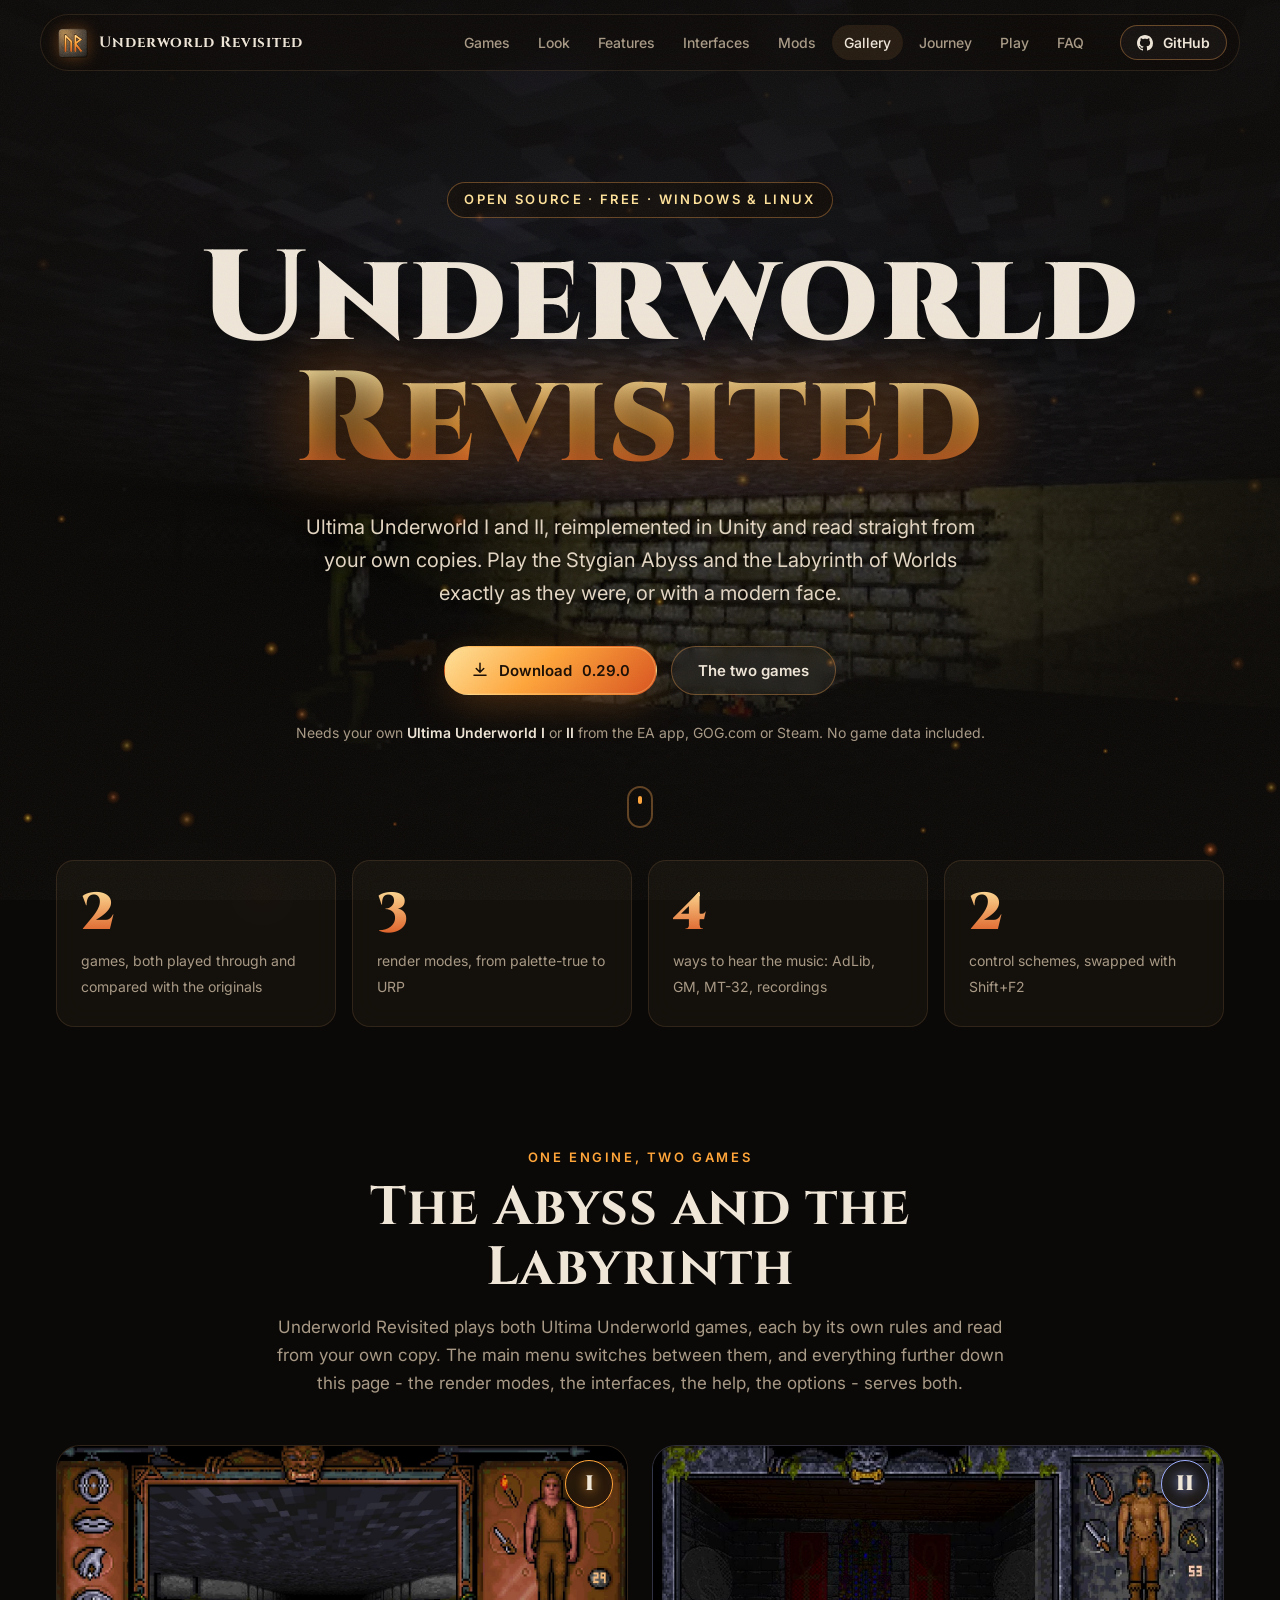
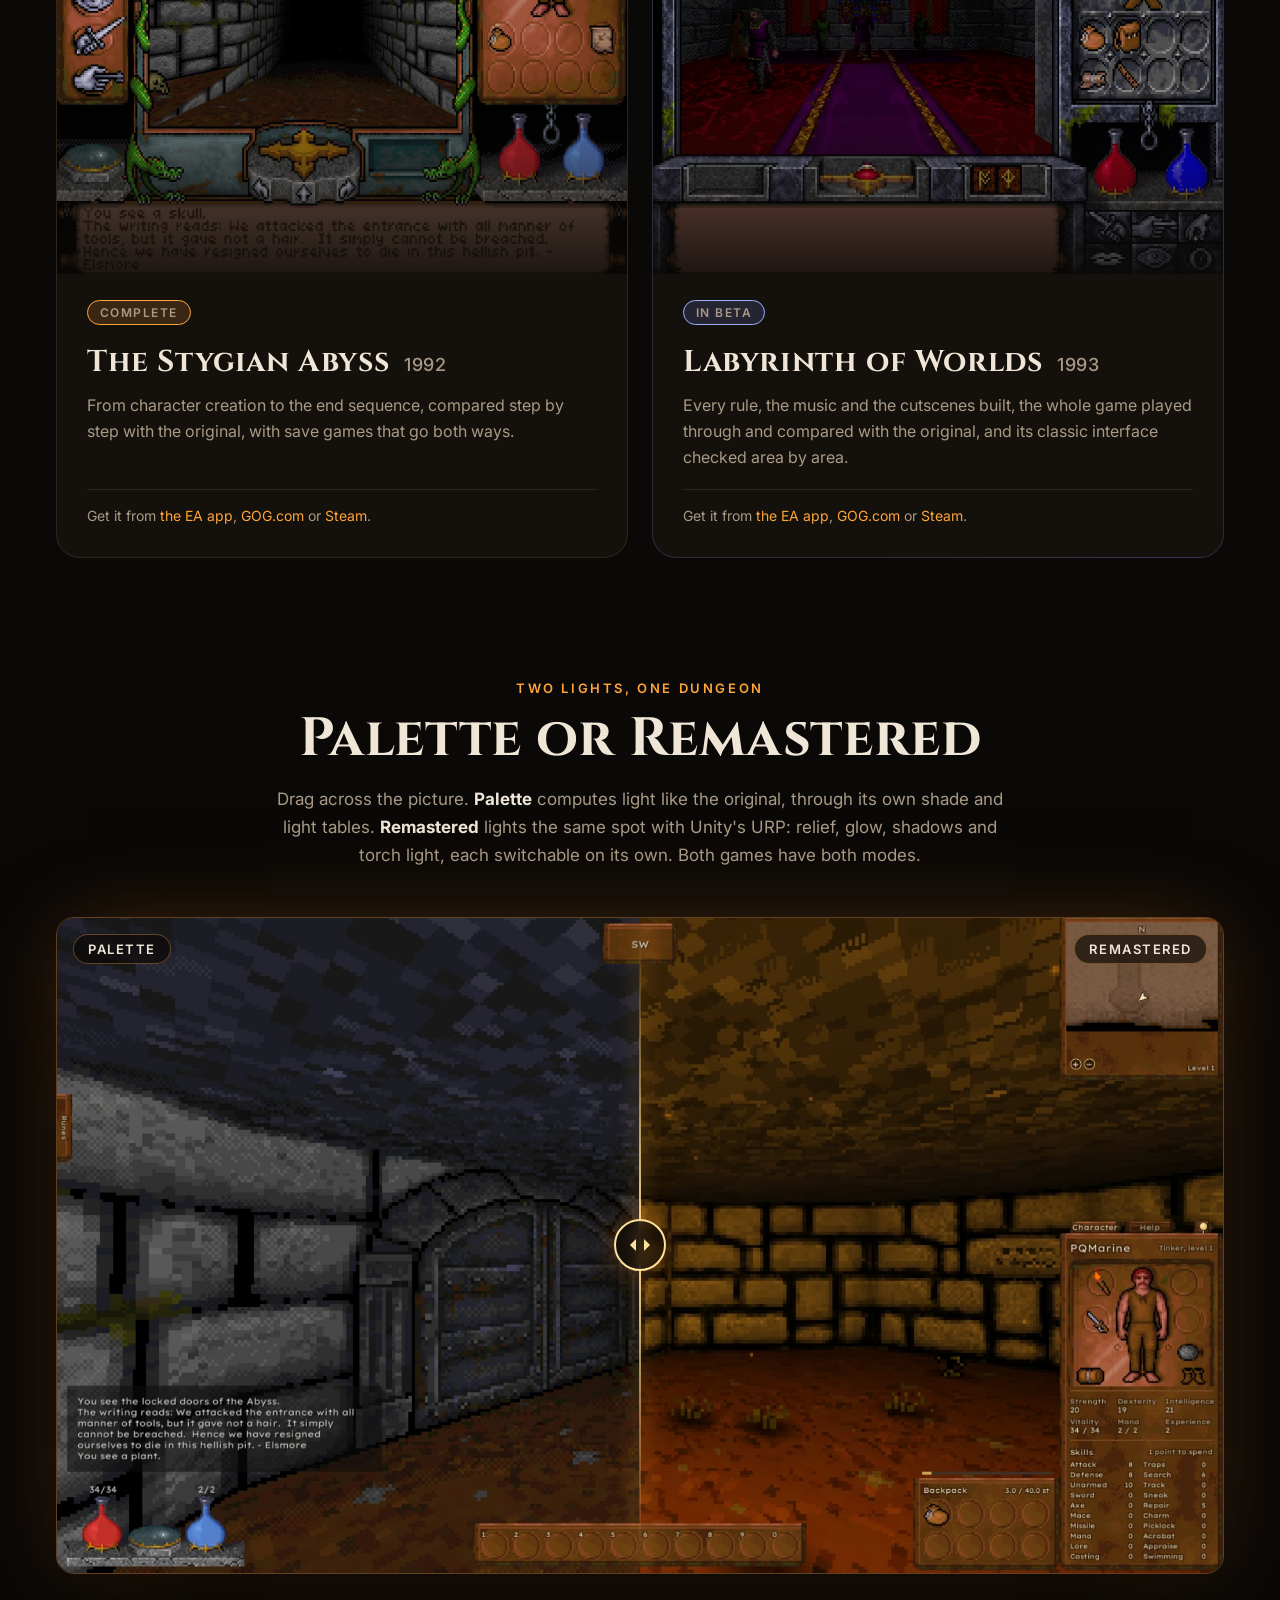
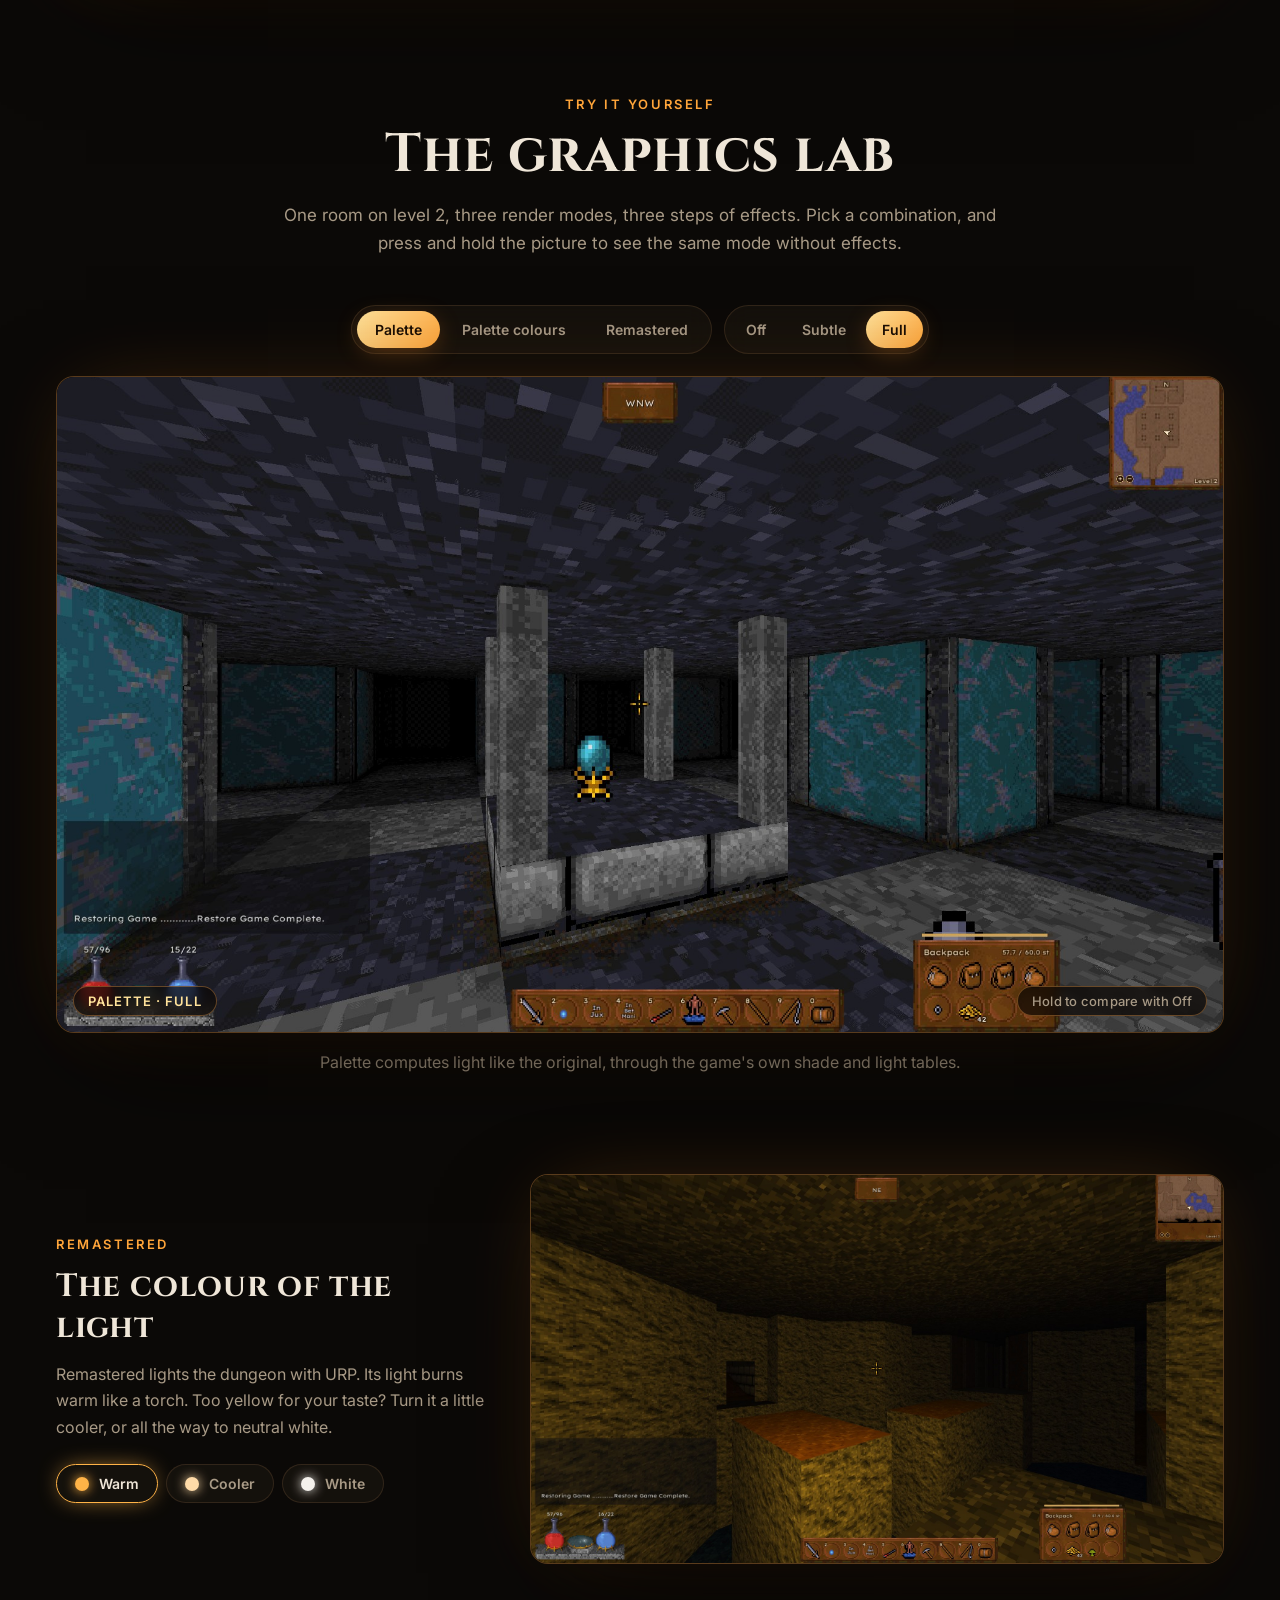
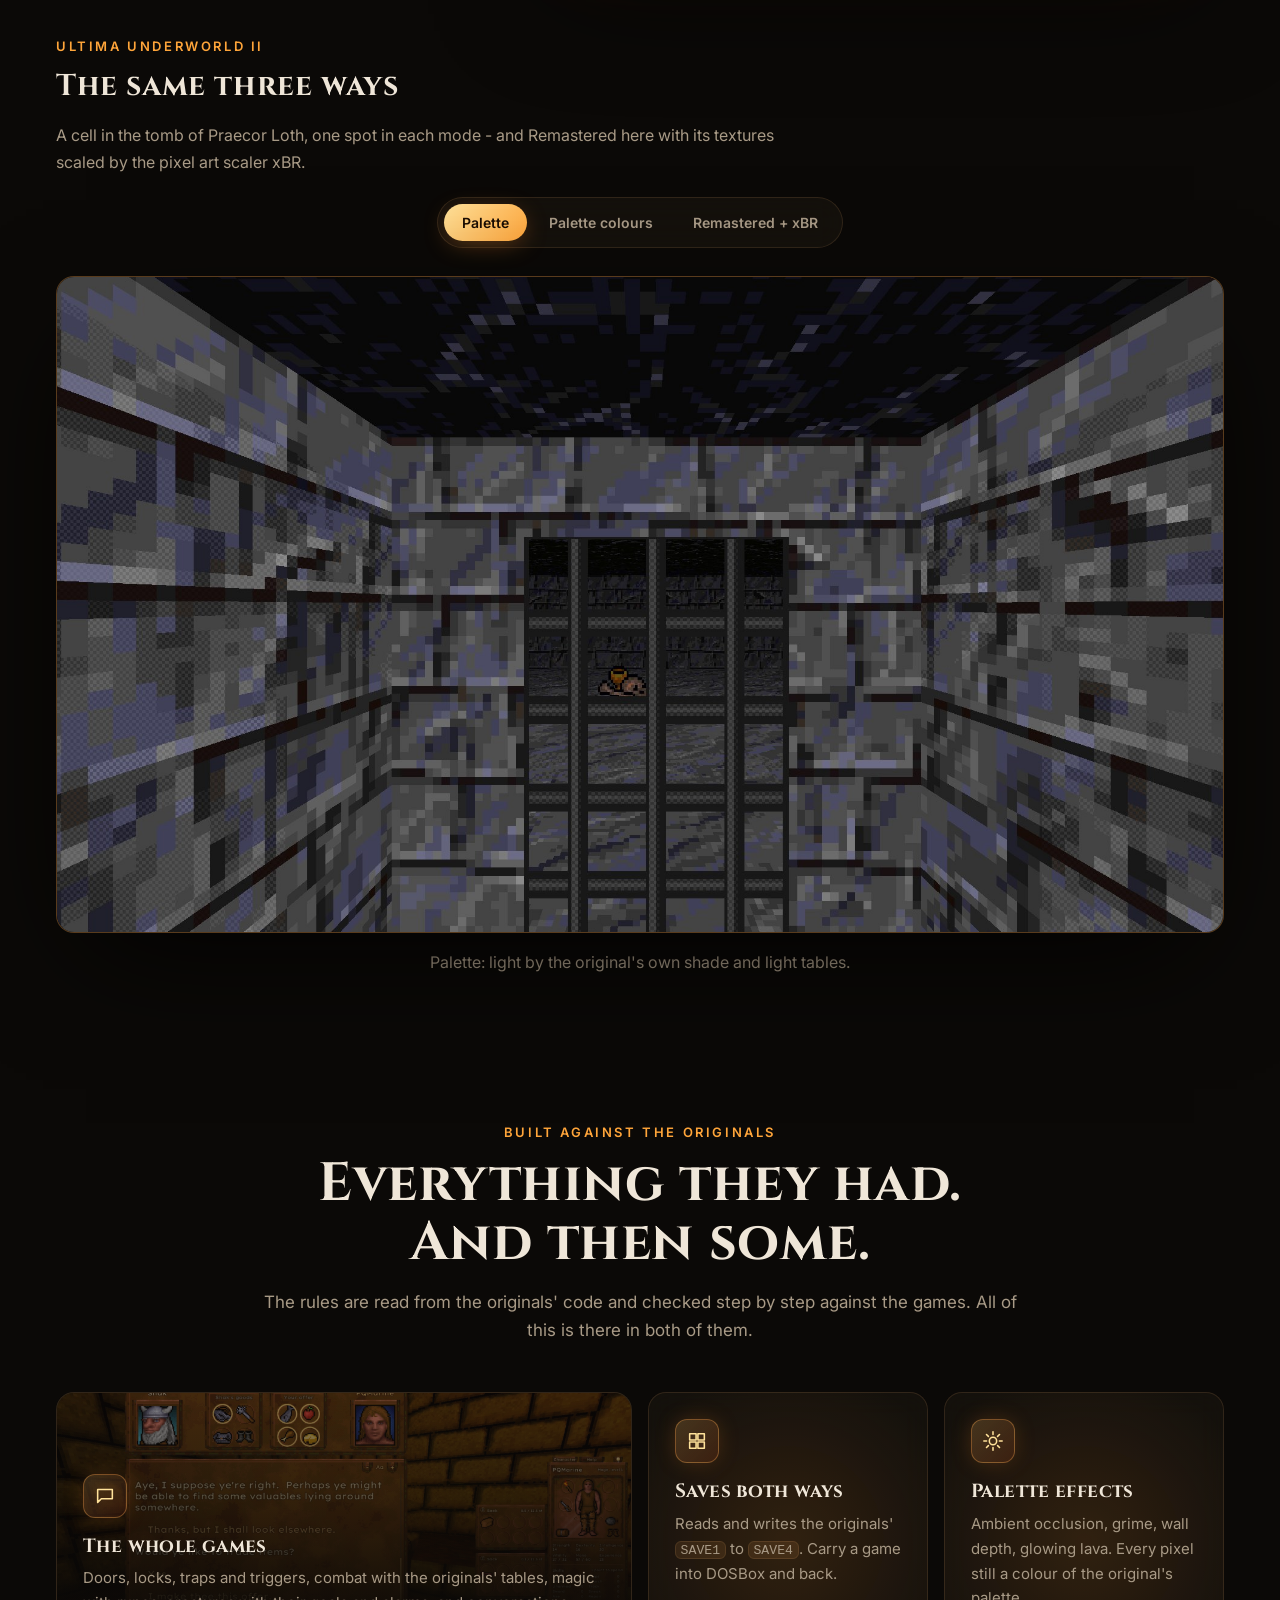
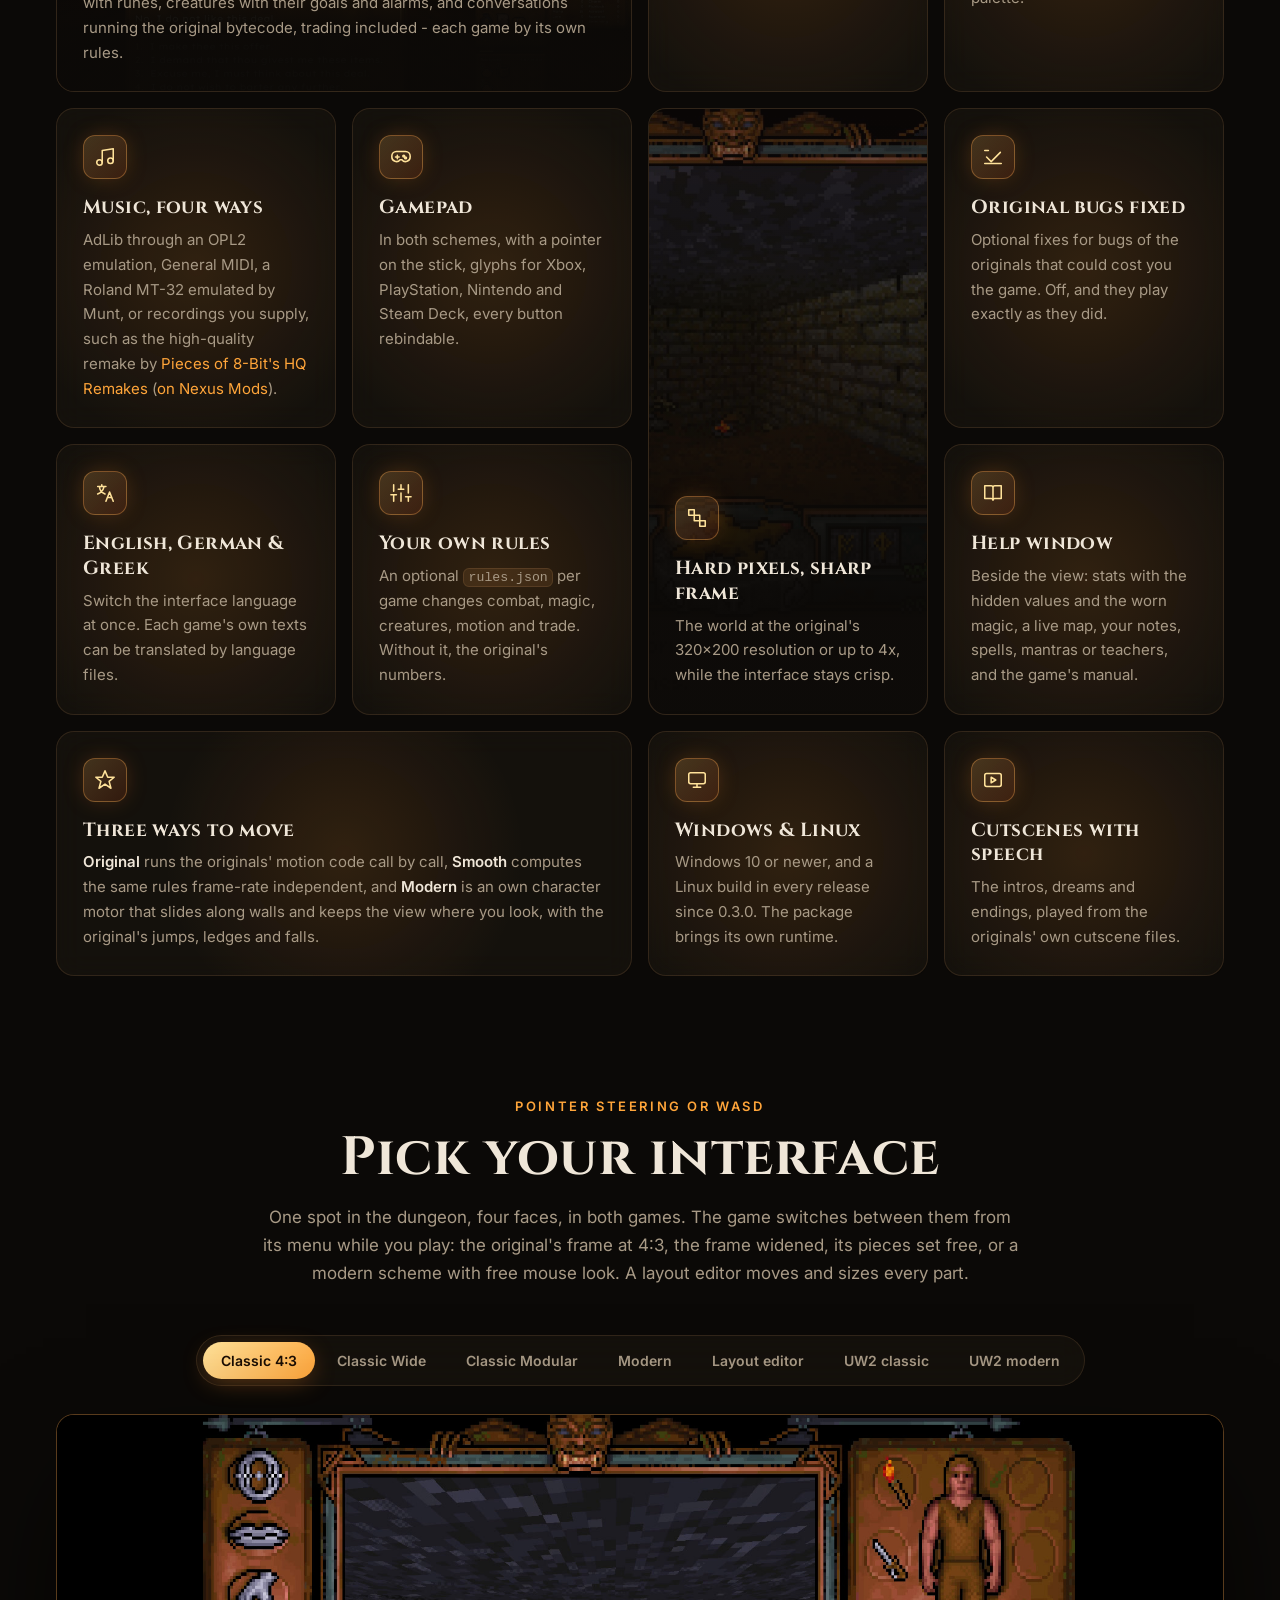
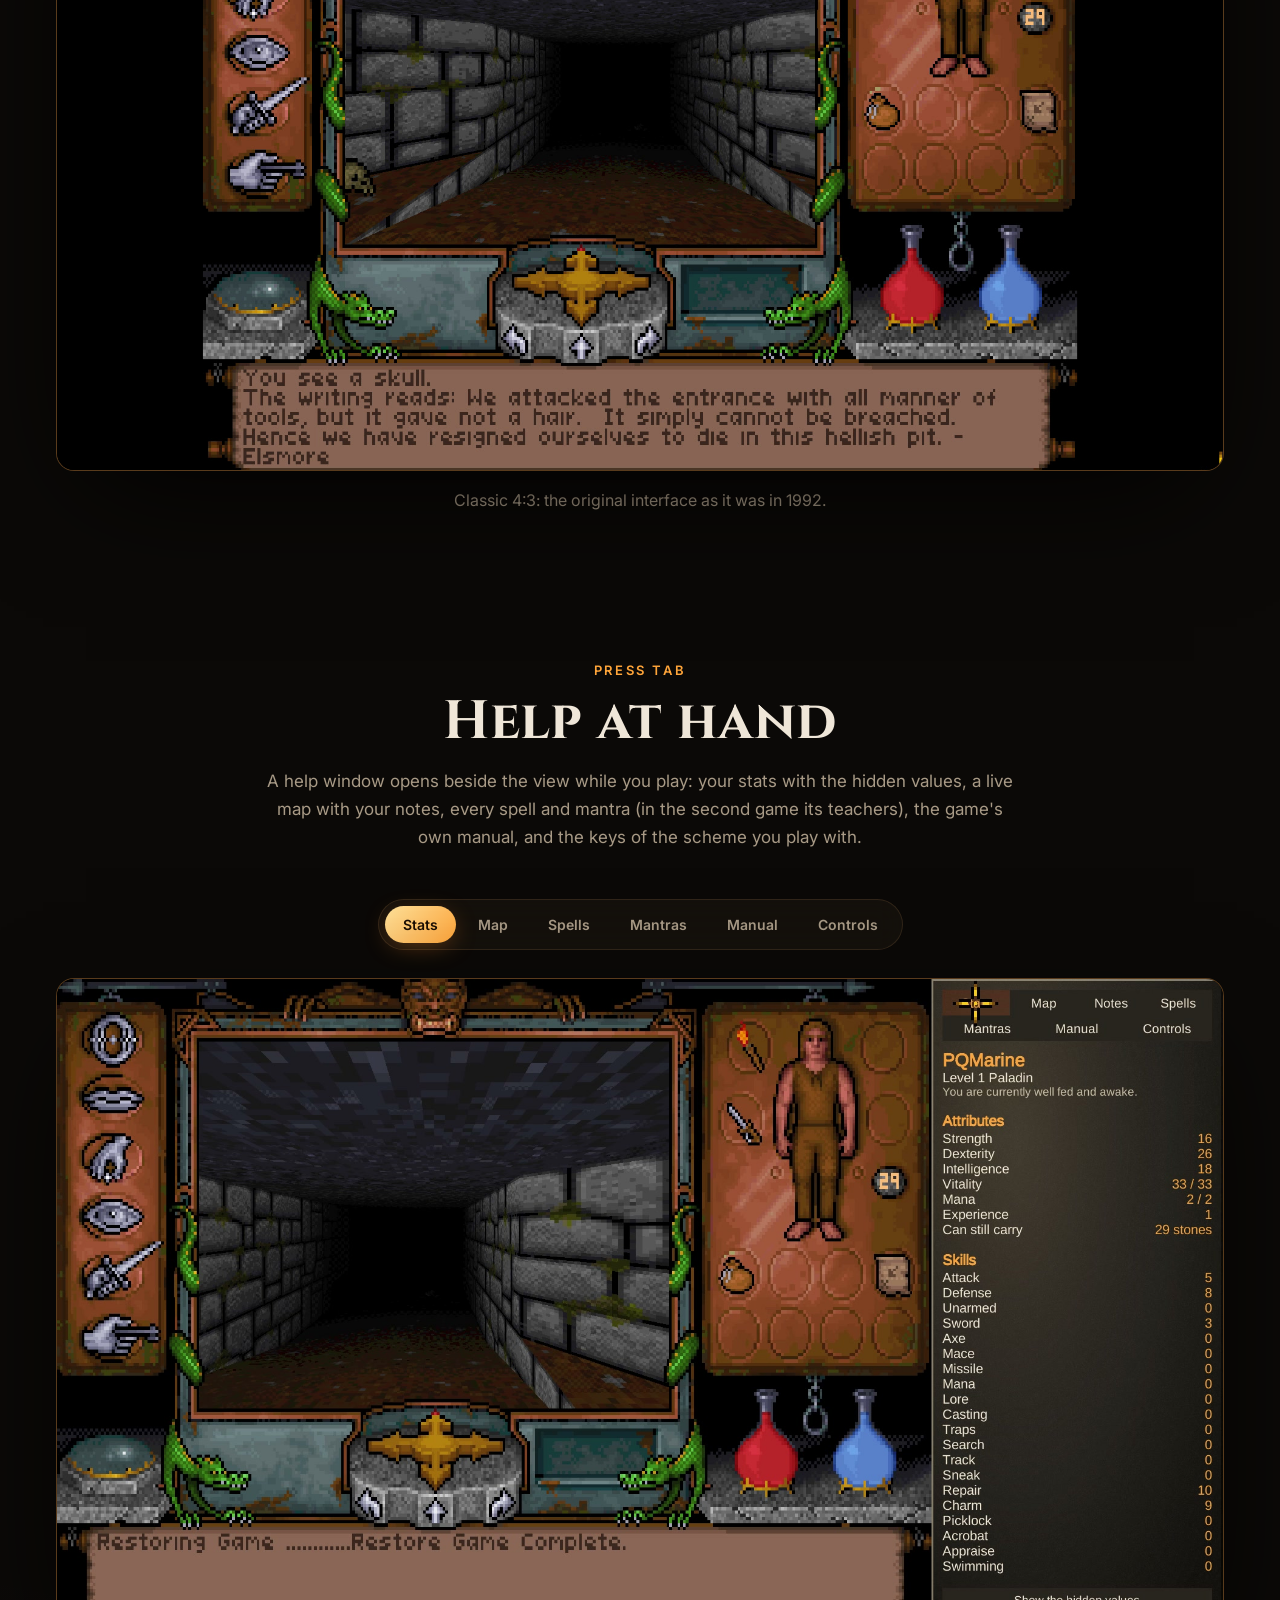
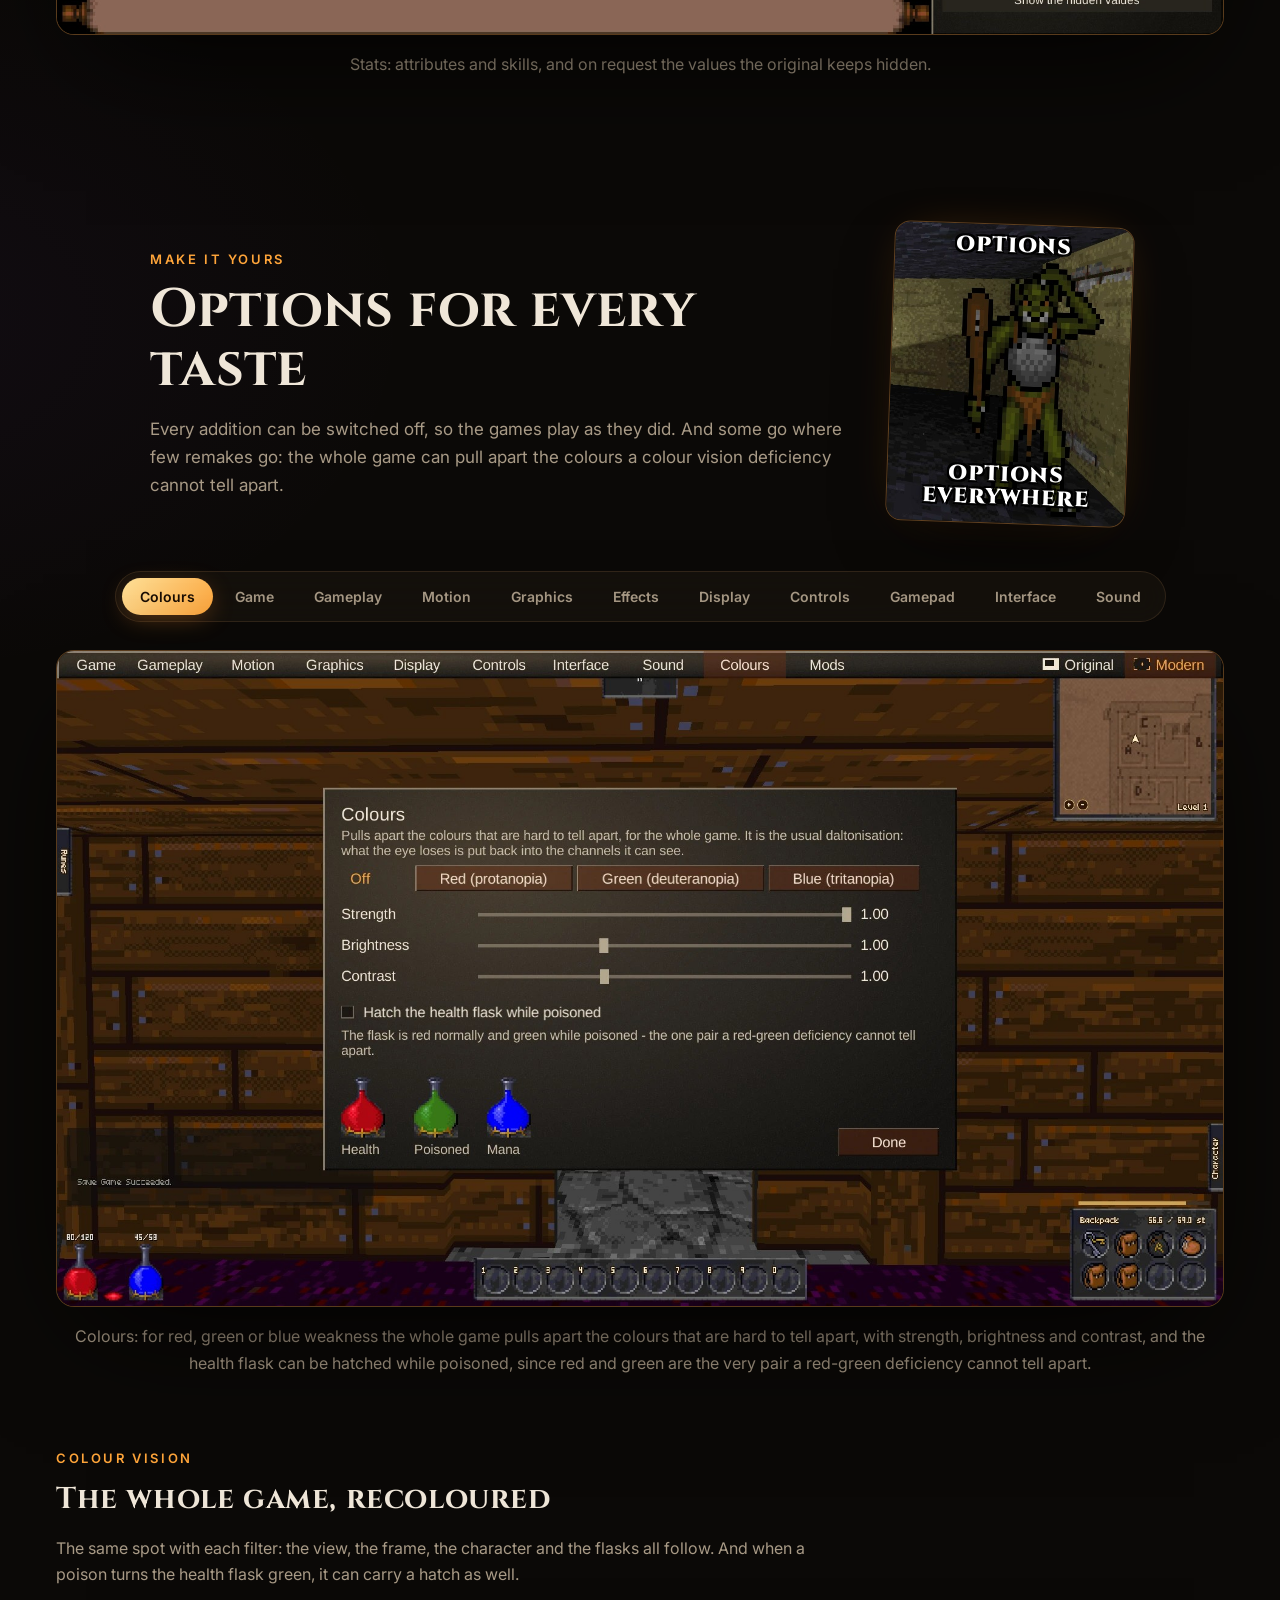
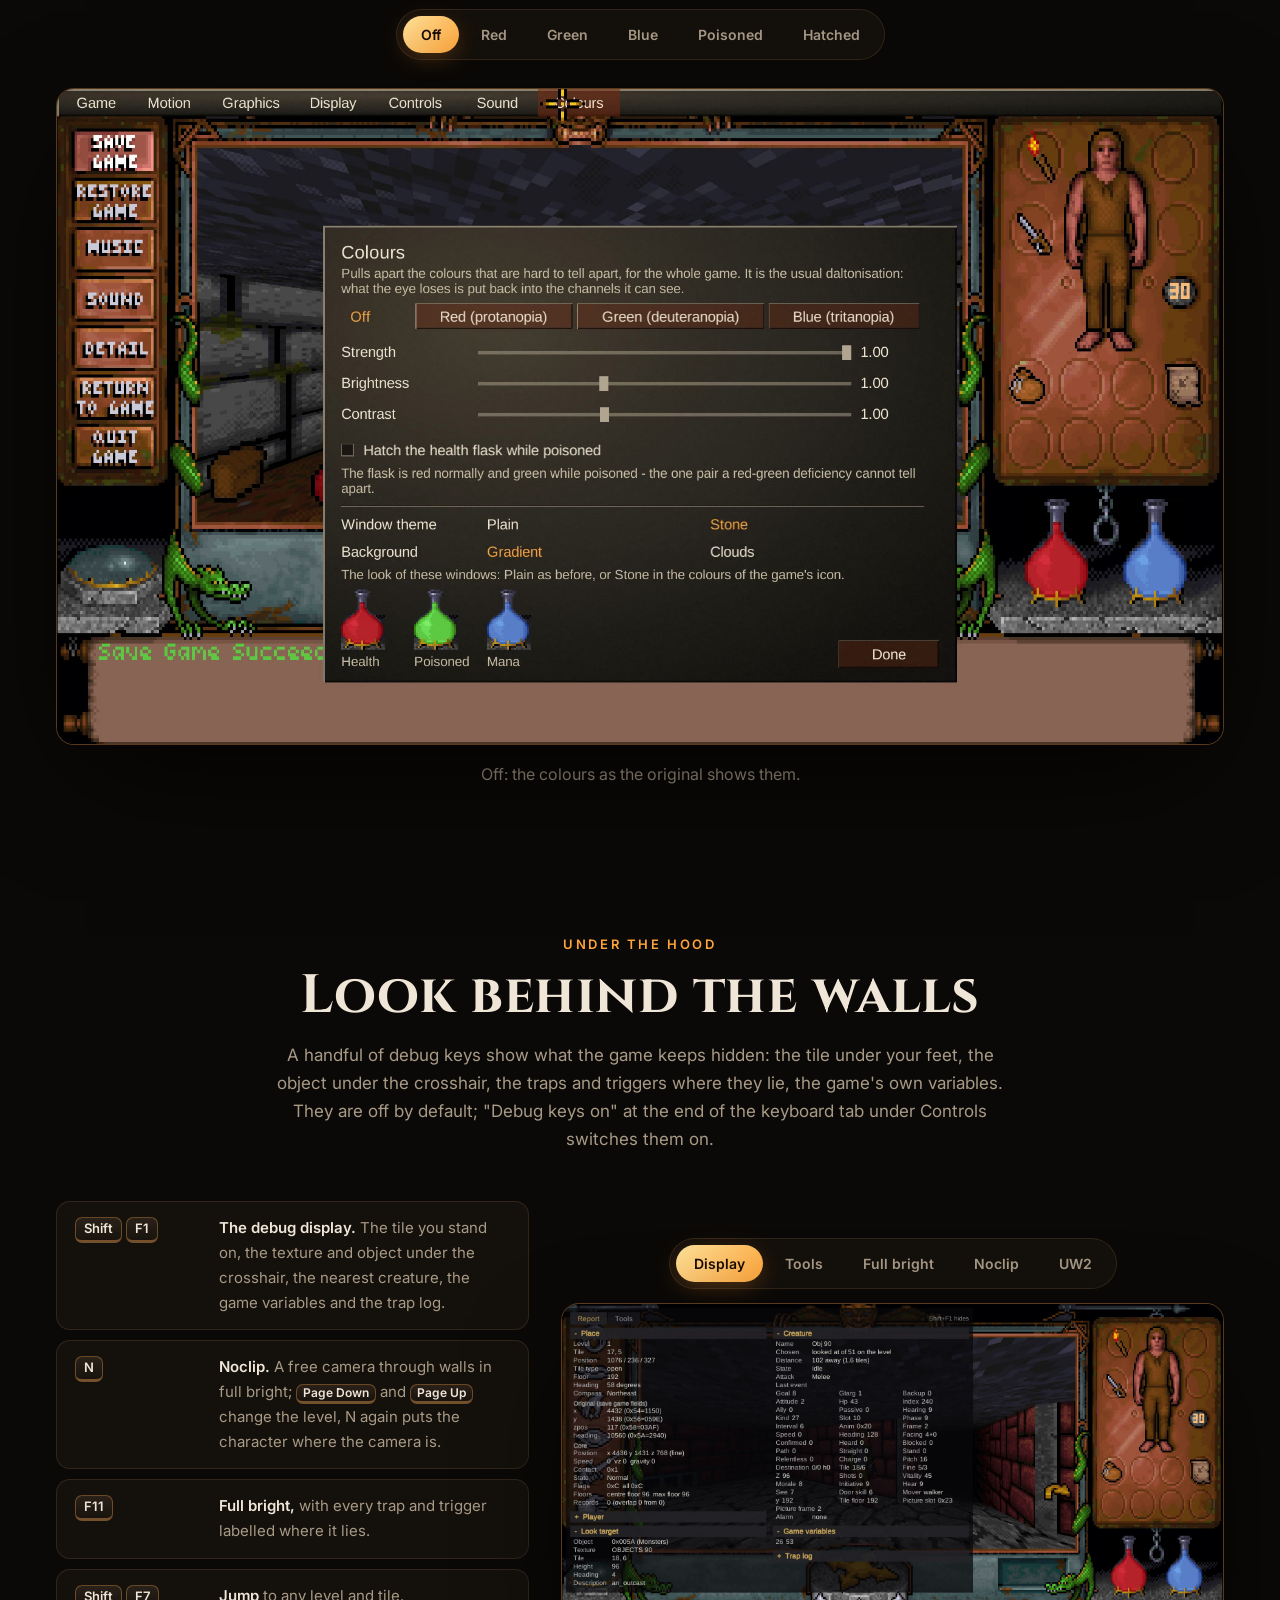
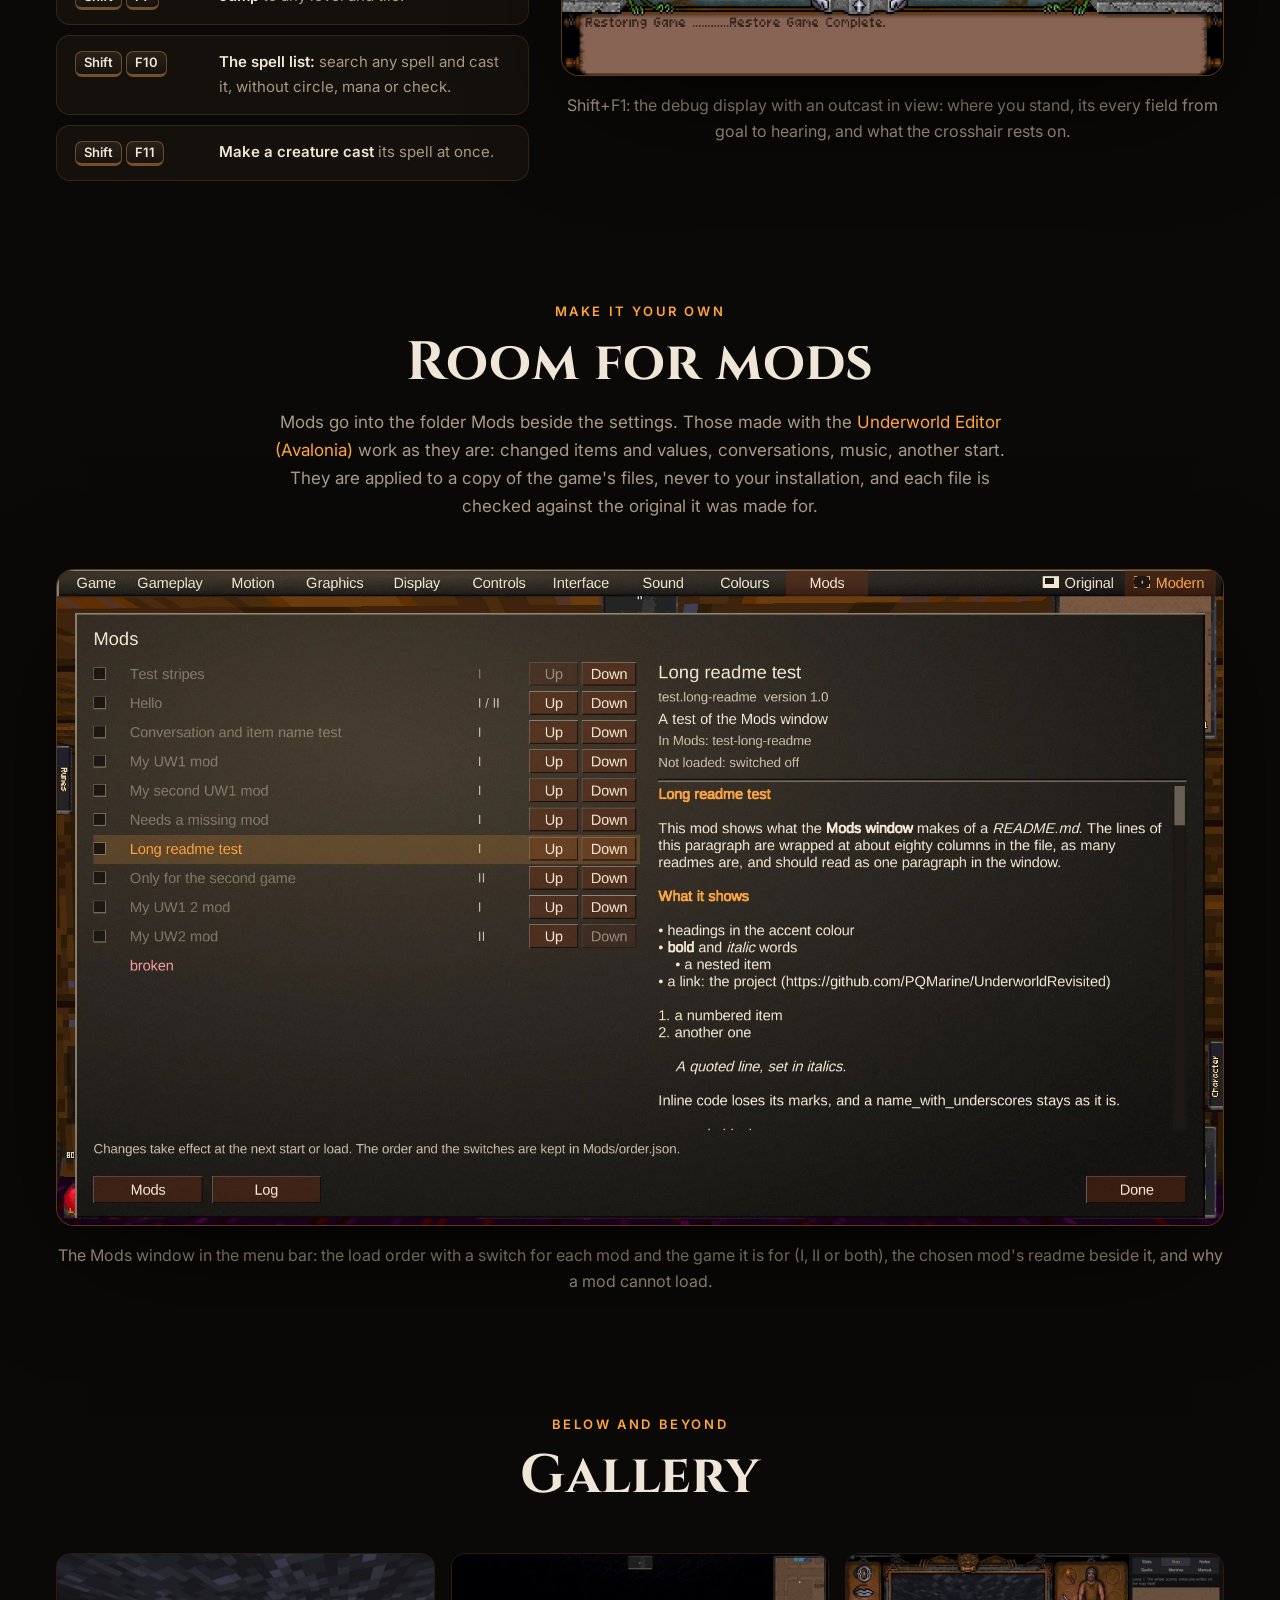
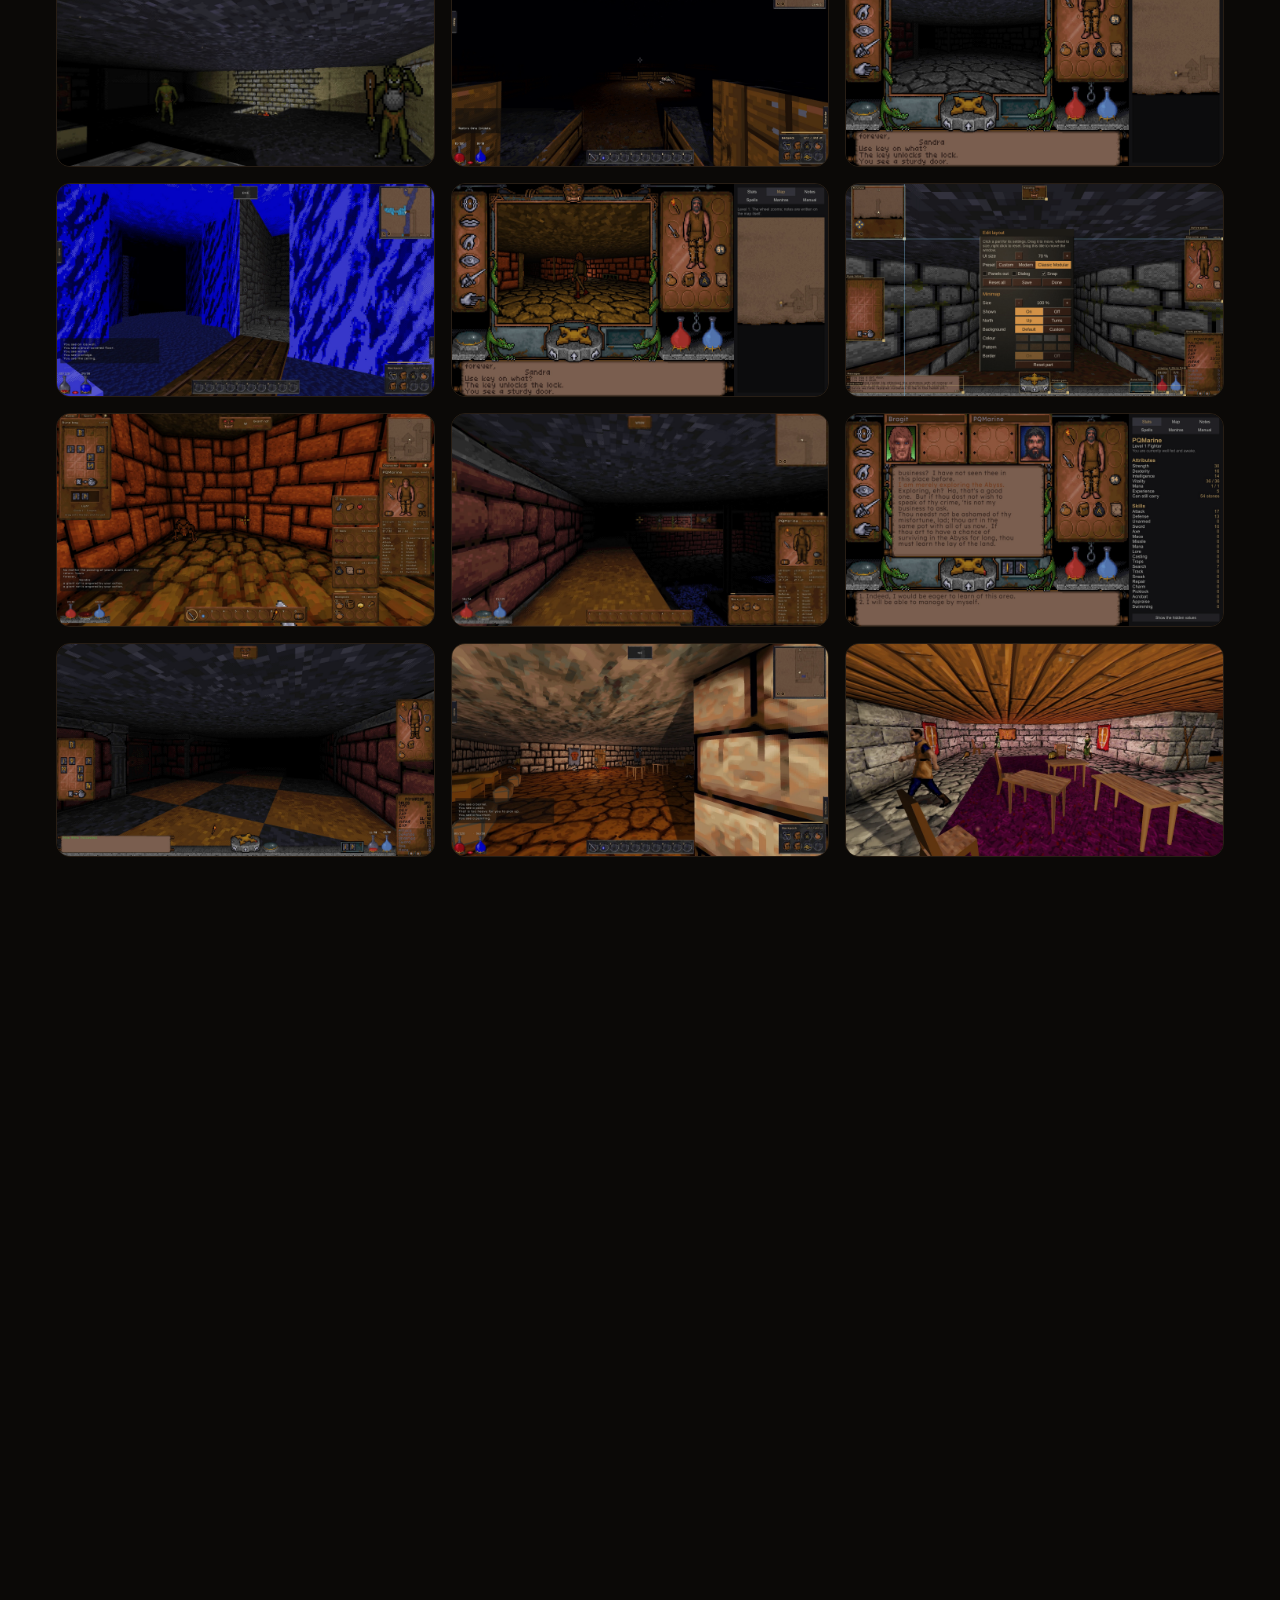
<file: index.html>
<!doctype html>
<html lang="en">
<head>
  <meta charset="utf-8">
  <meta name="viewport" content="width=device-width, initial-scale=1">
  <title>Underworld Revisited - Ultima Underworld I and II reimplemented in Unity</title>
  <meta name="description" content="Underworld Revisited is a free, open-source reimplementation of Ultima Underworld I (1992) and II (1993) in Unity for Windows and Linux, read from your own copies of the games from the EA app, GOG or Steam. Play them as they were or with a modern interface. The first game is complete, the second in beta.">
  <link rel="canonical" href="https://pqmarine.github.io/">
  <meta property="og:type" content="website">
  <meta property="og:site_name" content="Underworld Revisited">
  <meta property="og:url" content="https://pqmarine.github.io/">
  <meta property="og:title" content="Underworld Revisited - Ultima Underworld I and II reimplemented in Unity">
  <meta property="og:description" content="Ultima Underworld I and II, reimplemented in Unity. Play them as they were, or with a modern face. Free and open source, for Windows and Linux.">
  <meta property="og:image" content="https://pqmarine.github.io/img/ur14.jpg">
  <meta property="og:image:width" content="1601">
  <meta property="og:image:height" content="901">
  <meta property="og:image:alt" content="A campfire lighting a dungeon room across the water in Underworld Revisited">
  <meta name="twitter:card" content="summary_large_image">
  <meta name="twitter:title" content="Underworld Revisited - Ultima Underworld I and II reimplemented in Unity">
  <meta name="twitter:description" content="Ultima Underworld I and II, reimplemented in Unity. Free and open source, for Windows and Linux.">
  <meta name="twitter:image" content="https://pqmarine.github.io/img/ur14.jpg">
  <script type="application/ld+json">
  {
    "@context": "https://schema.org",
    "@type": ["VideoGame", "SoftwareApplication"],
    "name": "Underworld Revisited",
    "alternateName": ["Ultima Underworld in Unity", "Ultima Underworld II in Unity"],
    "description": "A free, open-source reimplementation of Ultima Underworld: The Stygian Abyss (1992) and Ultima Underworld II: Labyrinth of Worlds (1993) in Unity, read from the player's own copies of the games. The first game is complete, the second in beta.",
    "url": "https://pqmarine.github.io/",
    "image": "https://pqmarine.github.io/img/ur14.jpg",
    "applicationCategory": "GameApplication",
    "genre": ["Role-playing game", "Dungeon crawler"],
    "gamePlatform": ["Windows", "Linux"],
    "operatingSystem": "Windows, Linux",
    "playMode": "SinglePlayer",
    "license": "https://opensource.org/licenses/MIT",
    "isAccessibleForFree": true,
    "offers": { "@type": "Offer", "price": "0", "priceCurrency": "USD" },
    "downloadUrl": "https://github.com/PQMarine/UnderworldRevisited/releases/latest",
    "codeRepository": "https://github.com/PQMarine/UnderworldRevisited",
    "softwareRequirements": "Ultima Underworld I or II from the EA app, GOG.com or Steam (game data not included)",
    "author": { "@type": "Person", "name": "PQMarine", "url": "https://github.com/PQMarine" },
    "sameAs": ["https://github.com/PQMarine/UnderworldRevisited"]
  }
  </script>
  <script type="application/ld+json">
  {
    "@context": "https://schema.org",
    "@type": "FAQPage",
    "mainEntity": [
      {
        "@type": "Question",
        "name": "Do I need the original game?",
        "acceptedAnswer": {
          "@type": "Answer",
          "text": "Yes. Underworld Revisited contains none of the games' data: it reads the graphics, sounds, texts and levels from your own copy, Ultima Underworld I or II from the EA app, GOG.com or Steam. Each game is sold on its own and is needed only to play it. Other releases are not supported."
        }
      },
      {
        "@type": "Question",
        "name": "Is it free?",
        "acceptedAnswer": {
          "@type": "Answer",
          "text": "Yes. It is free and open source under the MIT licence, and the code is on GitHub."
        }
      },
      {
        "@type": "Question",
        "name": "Do I need DOSBox?",
        "acceptedAnswer": {
          "@type": "Answer",
          "text": "No. It runs natively on Windows and Linux and reads the originals' files itself; the DOSBox that comes with the EA app, GOG or Steam versions is not needed."
        }
      },
      {
        "@type": "Question",
        "name": "Does it play like the original?",
        "acceptedAnswer": {
          "@type": "Answer",
          "text": "That is the aim. The rules are read from the originals' code and checked against the games, and save games go both ways. With the original scheme and the Palette mode they look and steer as they did, and every addition can be switched off. Where they still differ, the list of deviations says so."
        }
      },
      {
        "@type": "Question",
        "name": "Can I play with mouse look and a wide screen?",
        "acceptedAnswer": {
          "@type": "Answer",
          "text": "Yes. The modern scheme has mouse look, WASD, an action bar and bags, on any screen width. The classic interface can be widened too, and a slider sets the view angle. Shift+F2 or the switch in the menu bar changes the scheme at any time."
        }
      },
      {
        "@type": "Question",
        "name": "Does it run on Linux and the Steam Deck?",
        "acceptedAnswer": {
          "@type": "Answer",
          "text": "Every release has a Linux build, tested less than the Windows one. The Steam Deck's buttons have their own glyphs, but the game has not been tried on a Deck yet; reports are welcome."
        }
      },
      {
        "@type": "Question",
        "name": "Can I use mods?",
        "acceptedAnswer": {
          "@type": "Answer",
          "text": "Yes. Mods go into the folder Mods, and those made with the Underworld Editor (Avalonia) work as they are. The Mods window sets their order and switches them on and off."
        }
      },
      {
        "@type": "Question",
        "name": "How far is Ultima Underworld II?",
        "acceptedAnswer": {
          "@type": "Answer",
          "text": "It is in beta: every rule, the music and the cutscenes are built, the whole game has been played through and compared with the original, and its classic interface was checked against the original area by area. It has the first game's modern interface too. Reports of differences to the original are welcome."
        }
      }
    ]
  }
  </script>
  <meta name="theme-color" content="#0b0907">
  <link rel="icon" type="image/svg+xml" href="img/ur-icon.svg">
  <link rel="preconnect" href="https://fonts.googleapis.com">
  <link rel="preconnect" href="https://fonts.gstatic.com" crossorigin>
  <link href="https://fonts.googleapis.com/css2?family=Cinzel:wght@500;700;900&family=Inter:wght@400;500;600&display=swap" rel="stylesheet">
  <link rel="stylesheet" href="style.css?v=20261126c">
</head>
<body>

<canvas id="embers" aria-hidden="true"></canvas>

<header class="nav" id="nav">
  <a class="brand" href="#top"><img src="img/ur-icon.svg" alt="" width="32" height="32"><span>Underworld Revisited</span></a>
  <nav class="nav-links" id="navLinks">
    <a href="#games">Games</a>
    <a href="#compare">Look</a>
    <a href="#features">Features</a>
    <a href="#interfaces">Interfaces</a>
    <a href="#mods">Mods</a>
    <a href="#gallery">Gallery</a>
    <a href="#journey">Journey</a>
    <a href="#start">Play</a>
    <a href="#faq">FAQ</a>
  </nav>
  <a class="btn btn-ghost btn-sm nav-gh" href="https://github.com/PQMarine/UnderworldRevisited">
    <svg viewBox="0 0 16 16" width="16" height="16" aria-hidden="true"><path fill="currentColor" d="M8 0C3.58 0 0 3.58 0 8c0 3.54 2.29 6.53 5.47 7.59.4.07.55-.17.55-.38 0-.19-.01-.82-.01-1.49-2.01.37-2.53-.49-2.69-.94-.09-.23-.48-.94-.82-1.13-.28-.15-.68-.52-.01-.53.63-.01 1.08.58 1.23.82.72 1.21 1.87.87 2.33.66.07-.52.28-.87.51-1.07-1.78-.2-3.64-.89-3.64-3.95 0-.87.31-1.59.82-2.15-.08-.2-.36-1.02.08-2.12 0 0 .67-.21 2.2.82.64-.18 1.32-.27 2-.27.68 0 1.36.09 2 .27 1.53-1.04 2.2-.82 2.2-.82.44 1.1.16 1.92.08 2.12.51.56.82 1.27.82 2.15 0 3.07-1.87 3.75-3.65 3.95.29.25.54.73.54 1.48 0 1.07-.01 1.93-.01 2.2 0 .21.15.46.55.38A8.013 8.013 0 0016 8c0-4.42-3.58-8-8-8z"/></svg>
    GitHub
  </a>
  <button class="nav-toggle" id="navToggle" aria-label="Menu" aria-expanded="false"><span></span><span></span></button>
</header>

<main id="top">

  <!-- HERO -->
  <section class="hero">
    <div class="hero-bg" aria-hidden="true">
      <video id="heroVideo" src="video/hero.mp4" poster="video/hero.jpg" autoplay muted loop playsinline preload="auto"></video>
    </div>
    <div class="hero-vignette" aria-hidden="true"></div>
    <div class="hero-content">
      <p class="eyebrow reveal">Open source &middot; Free &middot; Windows &amp; Linux</p>
      <h1 class="hero-title reveal">
        <span class="line">Underworld</span>
        <span class="line ember-text">Revisited</span>
      </h1>
      <p class="hero-sub reveal">
        Ultima Underworld I and II, reimplemented in Unity and read straight from your own
        copies. Play the Stygian Abyss and the Labyrinth of Worlds exactly as they were, or with
        a modern face.
      </p>
      <div class="hero-cta reveal">
        <a class="btn btn-primary" href="https://github.com/PQMarine/UnderworldRevisited/releases/latest">
          <svg viewBox="0 0 24 24" width="18" height="18" aria-hidden="true"><path fill="none" stroke="currentColor" stroke-width="2" stroke-linecap="round" stroke-linejoin="round" d="M12 3v12m0 0l-5-5m5 5l5-5M4 19h16"/></svg>
          Download <span class="version" data-version>0.29.0</span>
        </a>
        <a class="btn btn-ghost" href="#games">The two games</a>
      </div>
      <p class="hero-note reveal">Needs your own <strong>Ultima Underworld I</strong> or <strong>II</strong> from the EA app, GOG.com or Steam. No game data included.</p>
    </div>
    <a class="scroll-cue" href="#stats" aria-label="Scroll down"><span></span></a>
  </section>

  <!-- STATS -->
  <section class="stats" id="stats">
    <div class="stat reveal"><b data-count="2">0</b><span>games, both played through and compared with the originals</span></div>
    <div class="stat reveal"><b data-count="3">0</b><span>render modes, from palette-true to URP</span></div>
    <div class="stat reveal"><b data-count="4">0</b><span>ways to hear the music: AdLib, GM, MT-32, recordings</span></div>
    <div class="stat reveal"><b data-count="2">0</b><span>control schemes, swapped with Shift+F2</span></div>
  </section>

  <!-- GAMES -->
  <section class="section" id="games">
    <div class="section-head reveal">
      <p class="kicker">One engine, two games</p>
      <h2>The Abyss and the Labyrinth</h2>
      <p>Underworld Revisited plays both Ultima Underworld games, each by its own rules and read
        from your own copy. The main menu switches between them, and everything further down this
        page - the render modes, the interfaces, the help, the options - serves both.</p>
    </div>
    <div class="games">
      <article class="game reveal">
        <div class="game-pic"><img src="img/uw1-classic.jpg" alt="The classic screen of Ultima Underworld I" loading="lazy"><span class="game-badge" aria-hidden="true">I</span></div>
        <div class="game-body">
          <p class="game-status">Complete</p>
          <h3>The Stygian Abyss <span>1992</span></h3>
          <p>From character creation to the end sequence, compared step by step with the original,
            with save games that go both ways.</p>
          <p class="game-stores">Get it from <a href="https://www.ea.com/games/ultima/ultima-underworld-the-stygian-abyss" target="_blank" rel="noopener">the EA app</a>, <a href="https://www.gog.com/en/game/ultima_underworld_1" target="_blank" rel="noopener">GOG.com</a> or <a href="https://store.steampowered.com/app/3067580/" target="_blank" rel="noopener">Steam</a>.</p>
        </div>
      </article>
      <article class="game game-beta reveal">
        <div class="game-pic"><video src="video/uw2-throne.mp4" poster="video/uw2-throne.jpg" muted loop playsinline preload="metadata" data-autoplay aria-label="Lord British's throne room in the classic screen of Ultima Underworld II"></video><span class="game-badge" aria-hidden="true">II</span></div>
        <div class="game-body">
          <p class="game-status">In beta</p>
          <h3>Labyrinth of Worlds <span>1993</span></h3>
          <p>Every rule, the music and the cutscenes built, the whole game played through and compared with
            the original, and its classic interface checked area by area.</p>
          <p class="game-stores">Get it from <a href="https://www.ea.com/games/ultima/ultima-underworld-2-labyrinth-of-worlds" target="_blank" rel="noopener">the EA app</a>, <a href="https://www.gog.com/en/game/ultima_underworld_2" target="_blank" rel="noopener">GOG.com</a> or <a href="https://store.steampowered.com/app/3067590/" target="_blank" rel="noopener">Steam</a>.</p>
        </div>
      </article>
    </div>
  </section>

  <!-- COMPARE -->
  <section class="section" id="compare">
    <div class="section-head reveal">
      <p class="kicker">Two lights, one dungeon</p>
      <h2>Palette or Remastered</h2>
      <p>Drag across the picture. <b>Palette</b> computes light like the original, through its own
        shade and light tables. <b>Remastered</b> lights the same spot with Unity's URP: relief,
        glow, shadows and torch light, each switchable on its own. Both games have both modes.</p>
    </div>
    <div class="compare reveal" id="compareBox" style="--pos:50%">
      <img src="img/ur13.jpg" alt="Remastered mode at the doors of the Abyss" class="compare-img">
      <div class="compare-top"><img src="img/ur12.jpg" alt="Palette mode at the doors of the Abyss" class="compare-img"></div>
      <span class="compare-label left">Palette</span>
      <span class="compare-label right">Remastered</span>
      <div class="compare-handle" aria-hidden="true"><span></span></div>
      <input type="range" min="0" max="100" value="50" aria-label="Compare Palette and Remastered" id="compareRange">
    </div>
  </section>

  <!-- GRAPHICS LAB -->
  <section class="section" id="lab">
    <div class="section-head reveal">
      <p class="kicker">Try it yourself</p>
      <h2>The graphics lab</h2>
      <p>One room on level 2, three render modes, three steps of effects. Pick a combination,
        and press and hold the picture to see the same mode without effects.</p>
    </div>
    <div class="lab reveal">
      <div class="lab-controls">
        <div class="seg" role="radiogroup" aria-label="Render mode" data-group="mode">
          <button role="radio" aria-checked="true" data-value="palette">Palette</button>
          <button role="radio" aria-checked="false" data-value="colours">Palette colours</button>
          <button role="radio" aria-checked="false" data-value="remastered">Remastered</button>
        </div>
        <div class="seg seg-small" role="radiogroup" aria-label="Effects" data-group="fx">
          <button role="radio" aria-checked="false" data-value="off">Off</button>
          <button role="radio" aria-checked="false" data-value="subtle">Subtle</button>
          <button role="radio" aria-checked="true" data-value="full">Full</button>
        </div>
      </div>
      <div class="lab-stage" id="labStage" aria-live="polite">
        <img src="img/lab-palette-full.jpg" alt="Palette mode, effects Full" class="on">
        <span class="lab-badge" id="labBadge">Palette &middot; Full</span>
        <span class="lab-hint">Hold to compare with Off</span>
      </div>
      <p class="lab-text" id="labText"></p>
    </div>

    <div class="light reveal">
      <div class="light-copy">
        <p class="kicker">Remastered</p>
        <h3>The colour of the light</h3>
        <p>Remastered lights the dungeon with URP. Its light burns warm like a torch. Too yellow
          for your taste? Turn it a little cooler, or all the way to neutral white.</p>
        <div class="swatches" role="radiogroup" aria-label="Light colour">
          <button role="radio" aria-checked="true" data-img="img/light-warm.jpg" style="--sw:#ffb347"><i></i>Warm</button>
          <button role="radio" aria-checked="false" data-img="img/light-cooler.jpg" style="--sw:#ffdba8"><i></i>Cooler</button>
          <button role="radio" aria-checked="false" data-img="img/light-white.jpg" style="--sw:#f4f1ec"><i></i>White</button>
        </div>
      </div>
      <div class="light-stage" id="lightStage">
        <img src="img/light-warm.jpg" alt="Remastered, warm light" class="on">
      </div>
    </div>

    <div class="sub-head reveal">
      <p class="kicker">Ultima Underworld II</p>
      <h3>The same three ways</h3>
      <p>A cell in the tomb of Praecor Loth, one spot in each mode - and Remastered here with its textures scaled
        by the pixel art scaler xBR.</p>
    </div>
    <div class="tabs reveal" role="tablist" id="uw2LookTabs">
      <button role="tab" aria-selected="true" data-img="img/uw2-look-palette.jpg" data-cap="Palette: light by the original's own shade and light tables.">Palette</button>
      <button role="tab" aria-selected="false" data-img="img/uw2-look-colours.jpg" data-cap="Palette colours: real light and shadows, the bars' shadows on the floor among them, drawn only in the original's colours and dither.">Palette colours</button>
      <button role="tab" aria-selected="false" data-img="img/uw2-look-remastered.jpg" data-cap="Remastered with xBR: URP's light and relief, the textures given a painted look.">Remastered + xBR</button>
      <span class="tab-glider" aria-hidden="true"></span>
    </div>
    <figure class="iface reveal">
      <div class="iface-frame" id="uw2LookFrame"></div>
      <figcaption id="uw2LookCap">Palette: light by the original's own shade and light tables.</figcaption>
    </figure>
  </section>

  <!-- FEATURES -->
  <section class="section" id="features">
    <div class="section-head reveal">
      <p class="kicker">Built against the originals</p>
      <h2>Everything they had. And then some.</h2>
      <p>The rules are read from the originals' code and checked step by step against the games.
        All of this is there in both of them.</p>
    </div>

    <div class="bento">
      <article class="card card-wide card-img reveal" data-tilt>
        <img src="img/ur09.jpg" alt="" loading="lazy">
        <div class="card-body">
          <div class="icon"><svg viewBox="0 0 24 24"><path d="M4 5h16v10H8l-4 4z"/></svg></div>
          <h3>The whole games</h3>
          <p>Doors, locks, traps and triggers, combat with the originals' tables, magic with runes,
            creatures with their goals and alarms, and conversations running the original bytecode,
            trading included - each game by its own rules.</p>
        </div>
      </article>

      <article class="card reveal" data-tilt>
        <div class="icon"><svg viewBox="0 0 24 24"><path d="M4 4h7v7H4zM13 4h7v7h-7zM4 13h7v7H4zM13 13h7v7h-7z"/></svg></div>
        <h3>Saves both ways</h3>
        <p>Reads and writes the originals' <code>SAVE1</code> to <code>SAVE4</code>. Carry a game
          into DOSBox and back.</p>
      </article>

      <article class="card reveal" data-tilt>
        <div class="icon"><svg viewBox="0 0 24 24"><circle cx="12" cy="12" r="4"/><path d="M12 2v3M12 19v3M2 12h3M19 12h3M4.9 4.9l2.1 2.1M17 17l2.1 2.1M4.9 19.1L7 17M17 7l2.1-2.1"/></svg></div>
        <h3>Palette effects</h3>
        <p>Ambient occlusion, grime, wall depth, glowing lava. Every pixel still a colour of the
          original's palette.</p>
      </article>

      <article class="card reveal" data-tilt>
        <div class="icon"><svg viewBox="0 0 24 24"><path d="M9 18V5l12-2v13"/><circle cx="6" cy="18" r="3"/><circle cx="18" cy="16" r="3"/></svg></div>
        <h3>Music, four ways</h3>
        <p>AdLib through an OPL2 emulation, General MIDI, a Roland MT-32 emulated by Munt, or
          recordings you supply, such as the high-quality remake by
          <a href="https://www.youtube.com/@HQRemakes">Pieces of 8-Bit's HQ Remakes</a>
          (<a href="https://www.nexusmods.com/ultimaunderworldunity/mods/1">on Nexus Mods</a>).</p>
      </article>

      <article class="card reveal" data-tilt>
        <div class="icon"><svg viewBox="0 0 24 24"><path d="M6 12h4M8 10v4"/><circle cx="15" cy="11" r="1"/><circle cx="17" cy="13" r="1"/><path d="M7 6h10a5 5 0 015 5v1a5 5 0 01-9 3h-2a5 5 0 01-9-3v-1a5 5 0 015-5z"/></svg></div>
        <h3>Gamepad</h3>
        <p>In both schemes, with a pointer on the stick, glyphs for Xbox, PlayStation, Nintendo and
          Steam Deck, every button rebindable.</p>
      </article>

      <article class="card card-tall card-img reveal" data-tilt>
        <img src="img/ur11.jpg" alt="" loading="lazy">
        <div class="card-body">
          <div class="icon"><svg viewBox="0 0 24 24"><path d="M3 3h6v6H3zM9 9h6v6H9zM15 15h6v6h-6z"/></svg></div>
          <h3>Hard pixels, sharp frame</h3>
          <p>The world at the original's 320x200 resolution or up to 4x, while the interface
            stays crisp.</p>
        </div>
      </article>

      <article class="card reveal" data-tilt>
        <div class="icon"><svg viewBox="0 0 24 24"><path d="M5 12l5 5L20 7"/><path d="M3 5h4M3 19h18"/></svg></div>
        <h3>Original bugs fixed</h3>
        <p>Optional fixes for bugs of the originals that could cost you the game. Off, and they
          play exactly as they did.</p>
      </article>

      <article class="card reveal" data-tilt>
        <div class="icon"><svg viewBox="0 0 24 24"><path d="M4 5h9M8.5 3v2M6 5c0 4 3 7 6 8M11 5c-1 4-4 7-7 8"/><path d="M13 21l4-10 4 10M14.5 17h5"/></svg></div>
        <h3>English, German &amp; Greek</h3>
        <p>Switch the interface language at once. Each game's own texts can be translated by
          language files.</p>
      </article>

      <article class="card reveal" data-tilt>
        <div class="icon"><svg viewBox="0 0 24 24"><path d="M4 21v-7M4 10V3M12 21v-9M12 8V3M20 21v-5M20 12V3M1 14h6M9 8h6M17 16h6"/></svg></div>
        <h3>Your own rules</h3>
        <p>An optional <code>rules.json</code> per game changes combat, magic, creatures, motion and
          trade. Without it, the original's numbers.</p>
      </article>

      <article class="card reveal" data-tilt>
        <div class="icon"><svg viewBox="0 0 24 24"><path d="M3 4h7a2 2 0 012 2v14a2 2 0 00-2-2H3zM21 4h-7a2 2 0 00-2 2v14a2 2 0 012-2h7z"/></svg></div>
        <h3>Help window</h3>
        <p>Beside the view: stats with the hidden values and the worn magic, a live map, your notes,
          spells, mantras or teachers, and the game's manual.</p>
      </article>

      <article class="card card-wide reveal" data-tilt>
        <div class="icon"><svg viewBox="0 0 24 24"><path d="M12 2l3 7h7l-5.5 4.5L18.5 21 12 16.5 5.5 21l2-7.5L2 9h7z"/></svg></div>
        <h3>Three ways to move</h3>
        <p><b>Original</b> runs the originals' motion code call by call, <b>Smooth</b> computes the
          same rules frame-rate independent, and <b>Modern</b> is an own character motor that slides
          along walls and keeps the view where you look, with the original's jumps, ledges and falls.</p>
      </article>

      <article class="card reveal" data-tilt>
        <div class="icon"><svg viewBox="0 0 24 24"><rect x="3" y="4" width="18" height="12" rx="2"/><path d="M8 20h8M12 16v4"/></svg></div>
        <h3>Windows &amp; Linux</h3>
        <p>Windows 10 or newer, and a Linux build in every release since 0.3.0. The package brings
          its own runtime.</p>
      </article>

      <article class="card reveal" data-tilt>
        <div class="icon"><svg viewBox="0 0 24 24"><rect x="3" y="5" width="18" height="14" rx="2"/><path d="M10 9l5 3-5 3z"/></svg></div>
        <h3>Cutscenes with speech</h3>
        <p>The intros, dreams and endings, played from the originals' own cutscene files.</p>
      </article>
    </div>
  </section>

  <!-- INTERFACES -->
  <section class="section" id="interfaces">
    <div class="section-head reveal">
      <p class="kicker">Pointer steering or WASD</p>
      <h2>Pick your interface</h2>
      <p>One spot in the dungeon, four faces, in both games. The game switches between them from
        its menu while you play: the original's frame at 4:3, the frame widened, its pieces set free,
        or a modern scheme with free mouse look. A layout editor moves and sizes every part.</p>
    </div>
    <div class="tabs reveal" role="tablist" id="ifaceTabs">
      <button role="tab" aria-selected="true" data-img="img/iface-classic43.jpg" data-cap="Classic 4:3: the original interface as it was in 1992.">Classic 4:3</button>
      <button role="tab" aria-selected="false" data-img="img/iface-wide.jpg" data-cap="Classic Wide: the original's frame widened to 16:9, the stone grown anew instead of stretched.">Classic Wide</button>
      <button role="tab" aria-selected="false" data-img="img/iface-modular.jpg" data-cap="Classic Modular: the original's pieces as parts of their own over the whole view.">Classic Modular</button>
      <button role="tab" aria-selected="false" data-img="img/iface-modern.jpg" data-cap="Modern: the rune panel, a minimap, the bags and the action bar, with free mouse look.">Modern</button>
      <button role="tab" aria-selected="false" data-img="img/editor-modern.jpg" data-cap="The layout editor: every part framed and named, to be moved and sized; here the minimap's own settings.">Layout editor</button>
      <button role="tab" aria-selected="false" data-img="img/iface-uw2-classic.jpg" data-cap="Ultima Underworld II in its own classic screen, as in 1993: Lord British's throne room.">UW2 classic</button>
      <button role="tab" aria-selected="false" data-img="img/uw2-modern.jpg" data-cap="Ultima Underworld II in the modern scheme, the first game's panels drawn from the second game's art.">UW2 modern</button>
      <span class="tab-glider" aria-hidden="true"></span>
    </div>
    <figure class="iface reveal">
      <div class="iface-frame" id="ifaceFrame"></div>
      <figcaption id="ifaceCap">Classic 4:3: the original interface as it was in 1992.</figcaption>
    </figure>
  </section>

  <!-- HELP WINDOW -->
  <section class="section" id="help">
    <div class="section-head reveal">
      <p class="kicker">Press Tab</p>
      <h2>Help at hand</h2>
      <p>A help window opens beside the view while you play: your stats with the hidden values,
        a live map with your notes, every spell and mantra (in the second game its teachers), the
        game's own manual, and the keys of the scheme you play with.</p>
    </div>
    <div class="tabs reveal" role="tablist" id="helpTabs">
      <button role="tab" aria-selected="true" data-img="img/help-stats.jpg" data-cap="Stats: attributes and skills, and on request the values the original keeps hidden.">Stats</button>
      <button role="tab" aria-selected="false" data-img="img/help-map.jpg" data-cap="Map: a live map of the level you are on; the wheel zooms, and notes are written on the map itself.">Map</button>
      <button role="tab" aria-selected="false" data-img="img/help-spells.jpg" data-cap="Spells: every rune spell by circle, with its runes and what it does.">Spells</button>
      <button role="tab" aria-selected="false" data-img="img/help-mantras.jpg" data-cap="Mantras: what to say at an ankh shrine, and which skills each mantra raises.">Mantras</button>
      <button role="tab" aria-selected="false" data-img="img/help-manual.jpg" data-cap="Manual: the game's own player's guide, page by page.">Manual</button>
      <button role="tab" aria-selected="false" data-img="img/help-controls.jpg" data-cap="Controls: the mouse and keys of the scheme in force, as you have bound them.">Controls</button>
      <span class="tab-glider" aria-hidden="true"></span>
    </div>
    <figure class="iface reveal">
      <div class="iface-frame" id="helpFrame"></div>
      <figcaption id="helpCap">Stats: attributes and skills, and on request the values the original keeps hidden.</figcaption>
    </figure>
  </section>

  <!-- OPTIONS -->
  <section class="section" id="options">
    <div class="opt-head reveal">
      <div class="section-head">
        <p class="kicker">Make it yours</p>
        <h2>Options for every taste</h2>
        <p>Every addition can be switched off, so the games play as they did. And some go
          where few remakes go: the whole game can pull apart the colours a colour vision
          deficiency cannot tell apart.</p>
      </div>
      <figure class="meme">
        <img src="img/goblin-scratch.jpg" alt="A goblin with a club, scratching his head" loading="lazy">
        <span class="meme-top" aria-hidden="true">Options</span>
        <span class="meme-bottom" aria-hidden="true">Options everywhere</span>
      </figure>
    </div>
    <div class="tabs reveal" role="tablist" id="optTabs">
      <button role="tab" aria-selected="true" data-img="img/opt-colours.jpg" data-cap="Colours: for red, green or blue weakness the whole game pulls apart the colours that are hard to tell apart, with strength, brightness and contrast, and the health flask can be hatched while poisoned, since red and green are the very pair a red-green deficiency cannot tell apart.">Colours</button>
      <button role="tab" aria-selected="false" data-img="img/opt-game.jpg" data-cap="Game: the first or the second game, every installation found with its store, where the save games are, a portable copy, the logos at startup and the subtitles in cutscenes.">Game</button>
      <button role="tab" aria-selected="false" data-img="img/opt-gameplay.jpg" data-cap="Gameplay: fixes for bugs and exploits of the originals, and aids - every mantra and spell in the help, keys used by themselves, the lizardmen's words, attributes chosen at creation, skill raises without chance. Off is always as in the original.">Gameplay</button>
      <button role="tab" aria-selected="false" data-img="img/opt-motion.jpg" data-cap="Motion: Original, Smooth or Modern, how quickly Modern answers, the original's frame rate, and head bob, weapon and swimming as you like them.">Motion</button>
      <button role="tab" aria-selected="false" data-img="img/opt-graphics.jpg" data-cap="Graphics: Palette, Palette colours or Remastered, the effect presets, the classic screen widened, the view angle, gamma, the dither grain and the world at the original's resolution.">Graphics</button>
      <button role="tab" aria-selected="false" data-img="img/opt-effects.jpg" data-cap="Remastered effects: light, relief, shine, wall depth, shadows, glow, fire, smoke and dust, the ambient light, the ice's relief in the second game, the textures as pixels, smooth or with xBR, and the colour of the light.">Effects</button>
      <button role="tab" aria-selected="false" data-img="img/opt-display.jpg" data-cap="Display: a window or borderless full screen, and the resolution.">Display</button>
      <button role="tab" aria-selected="false" data-img="img/opt-controls.jpg" data-cap="Controls: every key and mouse button can be changed, with the speeds of mouse look and pointer.">Controls</button>
      <button role="tab" aria-selected="false" data-img="img/opt-gamepad.jpg" data-cap="Gamepad: button names for Xbox, PlayStation, Nintendo or the Steam Deck, the sticks swapped, deadzones, hints in the game, and every button can be changed.">Gamepad</button>
      <button role="tab" aria-selected="false" data-img="img/opt-interface.jpg" data-cap="Interface: the game's texts in the original or a modern font, the modern scheme's font, the right button to look around, the windows that open with a free pointer, and the windows' theme and background.">Interface</button>
      <button role="tab" aria-selected="false" data-img="img/opt-sound.jpg" data-cap="Sound: music and effects with their volumes, the music on the AdLib, General MIDI or a Roland MT-32, or from recordings of your own.">Sound</button>
      <span class="tab-glider" aria-hidden="true"></span>
    </div>
    <figure class="iface reveal">
      <div class="iface-frame" id="optFrame"></div>
      <figcaption id="optCap">Colours: for red, green or blue weakness the whole game pulls apart the colours that are hard to tell apart, with strength, brightness and contrast, and the health flask can be hatched while poisoned, since red and green are the very pair a red-green deficiency cannot tell apart.</figcaption>
    </figure>

    <div class="sub-head reveal">
      <p class="kicker">Colour vision</p>
      <h3>The whole game, recoloured</h3>
      <p>The same spot with each filter: the view, the frame, the character and the flasks all follow.
        And when a poison turns the health flask green, it can carry a hatch as well.</p>
    </div>
    <div class="tabs reveal" role="tablist" id="cvTabs">
      <button role="tab" aria-selected="true" data-img="img/cv-off.jpg" data-cap="Off: the colours as the original shows them.">Off</button>
      <button role="tab" aria-selected="false" data-img="img/cv-red.jpg" data-cap="Red (protanopia): what a red weakness loses is put back into the channels it can see.">Red</button>
      <button role="tab" aria-selected="false" data-img="img/cv-green.jpg" data-cap="Green (deuteranopia): the most common deficiency, the same idea for a green weakness.">Green</button>
      <button role="tab" aria-selected="false" data-img="img/cv-blue.jpg" data-cap="Blue (tritanopia): for a blue weakness, blue and yellow pulled apart.">Blue</button>
      <button role="tab" aria-selected="false" data-img="img/cv-poisoned.jpg" data-cap="Poisoned, with the red filter: the health flask turns green.">Poisoned</button>
      <button role="tab" aria-selected="false" data-img="img/cv-hatched.jpg" data-cap="Poisoned with the hatch on: the flask can no longer be mistaken, whatever the eye makes of red and green.">Hatched</button>
      <span class="tab-glider" aria-hidden="true"></span>
    </div>
    <figure class="iface reveal">
      <div class="iface-frame" id="cvFrame"></div>
      <figcaption id="cvCap">Off: the colours as the original shows them.</figcaption>
    </figure>
  </section>

  <!-- UNDER THE HOOD -->
  <section class="section" id="hood">
    <div class="section-head reveal">
      <p class="kicker">Under the hood</p>
      <h2>Look behind the walls</h2>
      <p>A handful of debug keys show what the game keeps hidden: the tile under your feet, the object
        under the crosshair, the traps and triggers where they lie, the game's own variables. They are
        off by default; "Debug keys on" at the end of the keyboard tab under Controls switches them on.</p>
    </div>
    <div class="hood reveal">
      <dl class="keys">
        <div><dt><kbd>Shift</kbd><kbd>F1</kbd></dt><dd><b>The debug display.</b> The tile you stand on, the texture and object under the crosshair, the nearest creature, the game variables and the trap log.</dd></div>
        <div><dt><kbd>N</kbd></dt><dd><b>Noclip.</b> A free camera through walls in full bright; <kbd>Page Down</kbd> and <kbd>Page Up</kbd> change the level, N again puts the character where the camera is.</dd></div>
        <div><dt><kbd>F11</kbd></dt><dd><b>Full bright,</b> with every trap and trigger labelled where it lies.</dd></div>
        <div><dt><kbd>Shift</kbd><kbd>F7</kbd></dt><dd><b>Jump</b> to any level and tile.</dd></div>
        <div><dt><kbd>Shift</kbd><kbd>F10</kbd></dt><dd><b>The spell list:</b> search any spell and cast it, without circle, mana or check.</dd></div>
        <div><dt><kbd>Shift</kbd><kbd>F11</kbd></dt><dd><b>Make a creature cast</b> its spell at once.</dd></div>
      </dl>
      <div class="hood-shot">
        <div class="tabs" role="tablist" id="hoodTabs">
          <button role="tab" aria-selected="true" data-img="img/hood-display.jpg" data-cap="Shift+F1: the debug display with an outcast in view: where you stand, its every field from goal to hearing, and what the crosshair rests on.">Display</button>
          <button role="tab" aria-selected="false" data-img="img/hood-tools.jpg" data-cap="The tools tab: a jump to any level and tile, and every spell to search and cast.">Tools</button>
          <button role="tab" aria-selected="false" data-img="img/hood-bright.jpg" data-cap="F11: full bright, the traps and triggers labelled where they lie.">Full bright</button>
          <button role="tab" aria-selected="false" data-img="img/hood-noclip.jpg" data-cap="N: noclip above the first level, through walls and ceilings.">Noclip</button>
          <button role="tab" aria-selected="false" data-img="img/uw2-noclip-castle.jpg" data-cap="The same in the second game: Lord British's castle from above, its triggers and traps labelled.">UW2</button>
          <span class="tab-glider" aria-hidden="true"></span>
        </div>
        <figure class="iface">
          <div class="iface-frame" id="hoodFrame"></div>
          <figcaption id="hoodCap">Shift+F1: the debug display with an outcast in view: where you stand, its every field from goal to hearing, and what the crosshair rests on.</figcaption>
        </figure>
      </div>
    </div>
  </section>

  <!-- MODS -->
  <section class="section" id="mods">
    <div class="section-head reveal">
      <p class="kicker">Make it your own</p>
      <h2>Room for mods</h2>
      <p>Mods go into the folder Mods beside the settings. Those made with the
        <a href="https://github.com/KarlClinckspoor/UltimaUnderworldEditorAvalonia">Underworld Editor (Avalonia)</a>
        work as they are: changed items and values, conversations, music, another start. They are
        applied to a copy of the game's files, never to your installation, and each file is checked
        against the original it was made for.</p>
    </div>
    <figure class="iface reveal">
      <div class="iface-frame"><img class="on" src="img/mods-window.jpg" alt="The Mods window with a list of mods and a readme" loading="lazy"></div>
      <figcaption>The Mods window in the menu bar: the load order with a switch for each mod and the
        game it is for (I, II or both), the chosen mod's readme beside it, and why a mod cannot load.</figcaption>
    </figure>
  </section>

  <!-- GALLERY -->
  <section class="section" id="gallery">
    <div class="section-head reveal">
      <p class="kicker">Below and beyond</p>
      <h2>Gallery</h2>
    </div>
    <div class="gallery" id="galleryGrid">
      <a href="img/world-goblins.jpg" class="reveal" data-cap="Goblins about their business on level 1, the fire flickering in its pit."><img src="img/world-goblins.jpg" alt="Goblins in a room on level 1" loading="lazy"></a>
      <a href="img/uw2-ice.jpg" class="reveal" data-cap="Ultima Underworld II: the ice caverns, a bridge over the water."><img src="img/uw2-ice.jpg" alt="The ice caverns of Ultima Underworld II" loading="lazy"></a>
      <a href="img/ur07.jpg" class="reveal" data-cap="The modern scheme: the rune panel at the left, the character panel and the bags at the right, the action bar below."><img src="img/ur07.jpg" alt="The modern interface" loading="lazy"></a>
      <a href="img/ur16.jpg" class="reveal" data-cap="Classic Modular: the rune tablet, the character page and the stats panel, the compass, the power gem and the flasks."><img src="img/ur16.jpg" alt="Classic Modular" loading="lazy"></a>
      <a href="img/uw2-modular.jpg" class="reveal" data-cap="Ultima Underworld II in Classic Modular, in the prison tower: the rune bag, the character page and the stats, the scroll, the compass, the prepared runes and the flasks, drawn from the second game's art."><img src="img/uw2-modular.jpg" alt="Classic Modular in the prison tower of Ultima Underworld II" loading="lazy"></a>
      <a href="img/ur15.jpg" class="reveal" data-cap="Classic Wide: the original inventory with the remaining carrying capacity."><img src="img/ur15.jpg" alt="Classic Wide" loading="lazy"></a>
      <a href="img/uw2-tomb-wide.jpg" class="reveal" data-cap="Ultima Underworld II in Classic Wide, in the tomb of Praecor Loth: two earth golems and a metal golem among the pillars."><img src="img/uw2-tomb-wide.jpg" alt="Classic Wide in the tomb of Ultima Underworld II" loading="lazy"></a>
      <a href="img/uw2-talorus.jpg" class="reveal" data-cap="Ultima Underworld II: Talorus."><img src="img/uw2-talorus.jpg" alt="Talorus in Ultima Underworld II" loading="lazy"></a>
      <a href="img/uw2-pits.jpg" class="reveal" data-cap="Ultima Underworld II: the Pits of Carnage, the arena below."><img src="img/uw2-pits.jpg" alt="The Pits of Carnage in Ultima Underworld II" loading="lazy"></a>
      <a href="img/ur03.jpg" class="reveal" data-cap="Remastered mode in the classic frame, the help window's live map beside it."><img src="img/ur03.jpg" alt="Remastered mode in the classic frame" loading="lazy"></a>
      <a href="img/ur14.jpg" class="reveal" data-cap="Palette effects at Full: a campfire lighting the room across the water by the original's light table."><img src="img/ur14.jpg" alt="Palette effects at Full" loading="lazy"></a>
      <a href="img/uw2-killorn.jpg" class="reveal" data-cap="Ultima Underworld II: Killorn Keep."><img src="img/uw2-killorn.jpg" alt="Killorn Keep in Ultima Underworld II" loading="lazy"></a>
      <a href="img/ur08.jpg" class="reveal" data-cap="Every rune spell by circle, and a thing's menu in the bags."><img src="img/ur08.jpg" alt="Rune panel and bags" loading="lazy"></a>
      <a href="img/ur04.jpg" class="reveal" data-cap="A conversation in the original font, and the spells the character knows."><img src="img/ur04.jpg" alt="Conversation in the original font" loading="lazy"></a>
      <a href="img/ur06.jpg" class="reveal" data-cap="The rune shelf, a shrine, and the player's own notes."><img src="img/ur06.jpg" alt="Rune shelf and shrine" loading="lazy"></a>
      <a href="img/ur02.jpg" class="reveal" data-cap="Palette mode: light computed like the original."><img src="img/ur02.jpg" alt="Palette mode" loading="lazy"></a>
      <a href="img/editor-drag.jpg" class="reveal" data-cap="The layout editor on the Classic Modular preset: the minimap dragged into place, guide lines to snap it to its neighbours."><img src="img/editor-drag.jpg" alt="Layout editor, dragging the minimap" loading="lazy"></a>
      <a href="img/ur05.jpg" class="reveal" data-cap="The same conversation in the modern font, and the character's stats."><img src="img/ur05.jpg" alt="Conversation in the modern font" loading="lazy"></a>
      <a href="img/uw2-hall.jpg" class="reveal" data-cap="Ultima Underworld II in Remastered mode: a hall of Lord British's castle, the tables and chairs as the original's 3D models."><img src="img/uw2-hall.jpg" alt="Remastered mode in Lord British's castle" loading="lazy"></a>
      <a href="img/uw2-nell.jpg" class="reveal" data-cap="Ultima Underworld II: a conversation with Nell, with the original's portraits."><img src="img/uw2-nell.jpg" alt="A conversation with Nell" loading="lazy"></a>
      <a href="img/uw2-map.jpg" class="reveal" data-cap="Ultima Underworld II: the map of the castle's first level with the notes the game starts with, the gem to switch between the worlds' maps."><img src="img/uw2-map.jpg" alt="The map of Lord British's castle in Ultima Underworld II" loading="lazy"></a>
      <a href="img/ur18.jpg" class="reveal" data-cap="A part's inspector: size, the gem and the flasks, a background in the original's colours."><img src="img/ur18.jpg" alt="Part inspector" loading="lazy"></a>
    </div>
  </section>

  <!-- JOURNEY -->
  <section class="section" id="journey">
    <div class="section-head reveal">
      <p class="kicker">Since October 2026</p>
      <h2>The journey so far</h2>
      <p>A release every few days. The full list is in the
        <a href="https://github.com/PQMarine/UnderworldRevisited/blob/main/CHANGELOG.md">changelog</a>.</p>
    </div>
    <ol class="timeline">
      <li class="reveal"><time>0.1.0</time><div><h3>First light</h3><p>The whole game playable, from character creation to the end sequence.</p></div></li>
      <li class="reveal"><time>0.2.0</time><div><h3>Modern scheme</h3><p>Free mouse look, WASD, bags, an action bar.</p></div></li>
      <li class="reveal"><time>0.3.0</time><div><h3>Linux</h3><p>The first Linux build, and motion on the original's own code.</p></div></li>
      <li class="reveal"><time>0.4.0</time><div><h3>Palette effects</h3><p>Depth and light, every pixel in the original's palette.</p></div></li>
      <li class="reveal"><time>0.5.0</time><div><h3>Gamepad</h3><p>Every window by stick, glyphs for every pad.</p></div></li>
      <li class="reveal"><time>0.6.0</time><div><h3>Music devices</h3><p>General MIDI and the Roland MT-32.</p></div></li>
      <li class="reveal"><time>0.7.0</time><div><h3>Interface presets</h3><p>Classic Modular, Classic Wide, the view-angle slider.</p></div></li>
      <li class="reveal"><time>0.10.0</time><div><h3>Languages</h3><p>German interface and a translation kit.</p></div></li>
      <li class="reveal"><time>0.12.0</time><div><h3>Modern movement</h3><p>An own character motor, true to the original's jumps and falls.</p></div></li>
      <li class="reveal"><time>0.13.0</time><div><h3>A first look at UW2</h3><p>Ultima Underworld II as a preview.</p></div></li>
      <li class="reveal"><time>0.16.0</time><div><h3>Original bugs</h3><p>Optional fixes for bugs of 1992 that could end the game.</p></div></li>
      <li class="reveal"><time>0.16.1</time><div><h3>Light and language</h3><p>Ambient light and a light colour for Remastered, and translations that follow French and Italian articles.</p></div></li>
      <li class="reveal"><time>0.16.2</time><div><h3>Bags and frames</h3><p>The Classic preset at 4:3 in the modern scheme, bags in bags that keep their things, and the colour help across the whole screen.</p></div></li>
      <li class="reveal"><time>0.16.3</time><div><h3>Steam</h3><p>Ultima Underworld from Steam and the game's manual, map and cluebook in the help.</p></div></li>
      <li class="reveal"><time>0.16.4</time><div><h3>Buttons and boulders</h3><p>The help's document buttons in two rows on narrow screens, and Tremor's boulders no longer hanging in diagonal walls.</p></div></li>
      <li class="reveal"><time>0.16.5</time><div><h3>UI fixes</h3><p>The Classic preset in narrow windows and behind conversations, and in the Ultima Underworld II preview the motion spells, active spells and a bobbing view.</p></div></li>
      <li class="reveal"><time>0.16.6</time><div><h3>Palette and controls</h3><p>A smooth Controls window, the game's palette from uwdump for painting new art, saves on bridges loading where they were made, and many fixes in the Ultima Underworld II preview.</p></div></li>
      <li class="reveal"><time>0.16.7</time><div><h3>Clear view</h3><p>H hides the modern interface for an unobstructed look at the world, the message box can fade its lines, broken potions leave their debris as in the original, and an option removes the old debris spell exploit.</p></div></li>
      <li class="reveal"><time>0.17.0</time><div><h3>Lessons</h3><p>Mantras and spells your character learns are noted in the help, the lizardmen's words can show their meanings, skill raises can skip the dice or stay fixed against save scumming, and translations reach the words in the pictures and the cutscene subtitles.</p></div></li>
      <li class="reveal"><time>0.18.0</time><div><h3>Making room</h3><p>A portable mode keeps everything in one folder beside the game, a mod folder is ready for the first packs, and the modern interface makes room: the character panel stands at the bottom, and the minimap, the bags and the flasks move aside where a panel opens.</p></div></li>
      <li class="reveal"><time>0.19.0</time><div><h3>Mod support</h3><p>A Mods window sets the load order and shows each mod's readme, mods made with the Underworld Editor (Avalonia) work as they are, save games remember their mods, and the control scheme has a switch of its own in the menu bar.</p></div></li>
      <li class="reveal"><time>0.19.1</time><div><h3>Keys and scrolls</h3><p>A locked door shows the key that fits it beside its name, the message scroll can be made wider, bows and slings shoot as fast as in the original, the title music ends as in the original, and more fixes from a tester's reports.</p></div></li>
      <li class="reveal"><time>0.19.2</time><div><h3>Bags and portable</h3><p>A bag opened again brings back the bags that were open inside it, Escape opens the menu at once after the last bag is closed, and a copy made portable with portable.txt takes your settings along.</p></div></li>
      <li class="reveal"><time>0.19.3</time><div><h3>Updates and effects</h3><p>The main menu can name a new version when one is out (an option, off by default), explosions and spell sparkles stand where the original draws them, a save made with Modern motion loads in the original without sticking in a wall, the message scroll can also be made narrower, and the second game's preview gains its area spells.</p></div></li>
      <li class="reveal"><time>0.20.0</time><div><h3>Stores and saves</h3><p>The game finds GOG and EA app installations by where the stores put them, the Game window lists every installation with its store and the save folder in use, saves in GOG's cloud folder are read the way the original's DOSBox sees them, a tall settings window stands in the middle of the screen, and the second game's preview gains its missile, target and thing spells, Enchantment and Roaming Sight.</p></div></li>
      <li class="reveal"><time>0.20.1</time><div><h3>Close, Sesame</h3><p>In the modern scheme a lockpick no longer opens locked doors as if it were their key, Create Food and Summon Monster find no room in front of a closed door as in the original, and the second game's preview gains Create Food, Summon Demon, the rune traps, Magic Satellite, its colour cycling, swimming and lava.</p></div></li>
      <li class="reveal"><time>0.20.2</time><div><h3>UW2 Traps and levers</h3><p>What can be picked up follows the game's own data as in the original, a floor that rises or sinks takes a player standing still along, and things on shelves and tables are drawn in the original's order. The second game's preview gains its traps and triggers, switches, levers, keys and lockpicks, travel by the blackrock gem, and its beds, shelves and paintings as 3D models.</p></div></li>
      <li class="reveal"><time>0.21.0</time><div><h3>Mods and moonstones</h3><p>Mod managers and editors get what they need to work with the game: a features.json beside it that says its version and what it supports, a guide to the Mods folder and its load order, and a start option that tries a mod from a folder of its own. The second game's preview gains wands, potions and tools used from the pack, bags emptied onto the floor, owners who notice theft, vending machines, the sleep trap and moonstones for Gate Travel.</p></div></li>
      <li class="reveal"><time>0.22.0</time><div><h3>UW2 playable alpha</h3><p>Ultima Underworld II becomes a playable alpha: every rule built and checked against the original, with its schedules, the story's deaths and the jail, the Pits of Carnage, its music and cutscenes. In both games 3D models, doors and orbs cast Remastered shadows, bridges no longer flicker at their edges, and in the modern scheme freeing the pointer can open the character panel, the rune panel and the bags, chosen in the new Interface window.</p></div></li>
      <li class="reveal"><time>0.22.1</time><div><h3>Picking and dropping</h3><p>Things under a table or on a shelf can be taken again, dropping right in front of a barrel finds no space as in the original, and the name box of the character creation stands in the middle of the page. In the second game the gamepad works in the main menu and the creation, a new aid lets you walk through peaceful people, and a scroll looked at during a conversation shows its whole text.</p></div></li>
      <li class="reveal"><time>0.23.0</time><div><h3>xBR and fixes</h3><p>Remastered can scale the walls, floors and ceilings with the pixel art scaler xBR, which gives them a painted look, and creatures, things and the weapon in the hand with rounded outlines and a hard edge. Things on a raised floor no longer show through the step up to it, and conversations name every entry of a list. In the second game the help shows the worn magic, the ice has a relief slider, and many fixes came from a play-through against the original.</p></div></li>
      <li class="reveal"><time>0.24.0</time><div><h3>UW2 interface</h3><p>The second game now has the first game's modern interface, drawn from its own art: the bags, the action bar, the rune panel, the character and stats pages, the presets Classic Modular and Classic Wide, and the layout editor. The classic screen's widescreen switch works in the second game too. Remastered draws its textures as the original's pixels, smooth or with xBR, for walls and things alike.</p></div></li>
      <li class="reveal"><time>0.25.0</time><div><h3>UW2 interface checked</h3><p>The second game's classic interface checked against the original, area by area: the view's height, the compass, the gargoyle's eyes, the flasks' bubbles, the messages of the bags and more now match it. Several fixes reach the first game too: the flasks, the map notes, the scroll's edges and the reach of the light in the Palette mode.</p></div></li>
      <li class="reveal"><time>0.26.0</time><div><h3>UW2 beta</h3><p>Ultima Underworld II is in beta: played through to the end and compared with the original, its classic interface checked, the modern interface the first game's. The gamepad reaches all its screens, its texts can be translated, and in Remastered its lava glows. For both games the water's relief now moves with its colours, and doors, bridges and plural names follow the original more closely.</p></div></li>
      <li class="reveal"><time>0.26.1</time><div><h3>Conversations confirmed</h3><p>A first fix for the UW2 beta: the modern conversation waits with [MORE] where the text asks for a page, as the classic scroll does, so a group conversation stops before each new speaker, and the small speaker heads no longer cover the text in the original font.</p></div></li>
      <li class="reveal"><time>0.27.0</time><div><h3>Cleanup batch 1 and Greek</h3><p>The first batch of a second cleanup: rules of Ultima Underworld II read again in the original and corrected, from the 20-second tick to the level change and the eight-position switch, and its hand's reach measured as the original measures it. Thrown things stay on the Prison Tower's level again, and Underworld Revisited's own texts come in Greek, from a translator.</p></div></li>
      <li class="reveal"><time>0.28.0</time><div><h3>Cleanup batch 2, part 1</h3><p>The first game's interface checked again against the original: typed answers, paging with [MORE], the compass that turns step by step, the command icons partway through an action and the character creation's keys. In both games the conversations wait as long as the original's clock says, and Greek capitals drop their accent.</p></div></li>
      <li class="reveal"><time>0.29.0</time><div><h3>Cleanup batch 2</h3><p>The first game's rules of play checked again against the original: a blow waits behind the map, a bow shoots only into the view, Open and Remove Trap work on carried things, a fall onto a teleport does no harm, a guard returns to guarding, and the footsteps are as quiet as there. In both games the wait after a wand or a potion runs on the game's clock.</p></div></li>
    </ol>
  </section>

  <!-- START -->
  <section class="section" id="start">
    <div class="section-head reveal">
      <p class="kicker">Three steps</p>
      <h2>Descend</h2>
    </div>
    <div class="steps">
      <div class="step reveal"><span class="step-n">1</span><h3>Get the originals</h3><p>Install <b>Ultima Underworld I</b> (<a href="https://www.ea.com/games/ultima/ultima-underworld-the-stygian-abyss" target="_blank" rel="noopener">EA app</a>, <a href="https://www.gog.com/en/game/ultima_underworld_1" target="_blank" rel="noopener">GOG.com</a>, <a href="https://store.steampowered.com/app/3067580/" target="_blank" rel="noopener">Steam</a>), <b>Ultima Underworld II</b> (<a href="https://www.ea.com/games/ultima/ultima-underworld-2-labyrinth-of-worlds" target="_blank" rel="noopener">EA app</a>, <a href="https://www.gog.com/en/game/ultima_underworld_2" target="_blank" rel="noopener">GOG.com</a>, <a href="https://store.steampowered.com/app/3067590/" target="_blank" rel="noopener">Steam</a>) or both. Each store carries the same game files; other versions are not supported.</p></div>
      <div class="step reveal"><span class="step-n">2</span><h3>Download</h3><p>Grab the latest release for Windows (10+, 64-bit) or Linux (x86-64) and unpack it into a folder of its own.</p></div>
      <div class="step reveal"><span class="step-n">3</span><h3>Play</h3><p>Start <code>UR.exe</code> or <code>UR.x86_64</code>. It finds your EA app, GOG or Steam installations by itself, or asks once for the folder with <code>game.gog</code> or <code>game.bin</code>; <b>Game</b> in the main menu's menu bar switches between the two games. The <a href="https://steamcommunity.com/sharedfiles/filedetails/?id=3834373480" target="_blank" rel="noopener">Steam guide</a> walks through it step by step.</p></div>
    </div>
    <div class="start-cta reveal">
      <a class="btn btn-primary btn-lg" href="https://github.com/PQMarine/UnderworldRevisited/releases/latest">Download <span data-version>0.29.0</span></a>
      <p class="muted">Nothing is written to your installation. Save games stay compatible with the original.</p>
    </div>
  </section>

  <!-- FAQ -->
  <section class="section" id="faq">
    <div class="section-head reveal">
      <p class="kicker">Questions</p>
      <h2>Asked along the way</h2>
    </div>
    <div class="faq">
      <details class="faq-item reveal">
        <summary>Do I need the original game?</summary>
        <p>Yes. Underworld Revisited contains none of the games' data: it reads the graphics, sounds, texts and levels from your own copy, Ultima Underworld I or II from the EA app, GOG.com or Steam (<a href="#start">links below</a>). Each game is sold on its own and is needed only to play it. Other releases are not supported.</p>
      </details>
      <details class="faq-item reveal">
        <summary>Is it free?</summary>
        <p>Yes. It is free and open source under the MIT licence, and the code is on <a href="https://github.com/PQMarine/UnderworldRevisited">GitHub</a>.</p>
      </details>
      <details class="faq-item reveal">
        <summary>Do I need DOSBox?</summary>
        <p>No. It runs natively on Windows and Linux and reads the originals' files itself; the DOSBox that comes with the EA app, GOG or Steam versions is not needed.</p>
      </details>
      <details class="faq-item reveal">
        <summary>Does it play like the original?</summary>
        <p>That is the aim. The rules are read from the originals' code and checked against the games, and save games go both ways. With the original scheme and the Palette mode they look and steer as they did, and every addition can be switched off. Where they still differ, <a href="https://github.com/PQMarine/UnderworldRevisited/blob/main/Docs/DEVIATIONS.md">the list of deviations</a> says so.</p>
      </details>
      <details class="faq-item reveal">
        <summary>Can I play with mouse look and a wide screen?</summary>
        <p>Yes. The modern scheme has mouse look, WASD, an action bar and bags, on any screen width. The classic interface can be widened too, and a slider sets the view angle. Shift+F2 or the switch in the menu bar changes the scheme at any time.</p>
      </details>
      <details class="faq-item reveal">
        <summary>Does it run on Linux and the Steam Deck?</summary>
        <p>Every release has a Linux build, tested less than the Windows one. The Steam Deck's buttons have their own glyphs, but the game has not been tried on a Deck yet; reports are welcome.</p>
      </details>
      <details class="faq-item reveal">
        <summary>Can I use mods?</summary>
        <p>Yes. Mods go into the folder Mods, and those made with the Underworld Editor (Avalonia) work as they are. The Mods window sets their order and switches them on and off.</p>
      </details>
      <details class="faq-item reveal">
        <summary>How far is Ultima Underworld II?</summary>
        <p>It is in beta: every rule, the music and the cutscenes are built, the whole game has been played through and compared with the original, and its classic interface was checked against the original area by area. It has the first game's modern interface too. Reports of differences to the original are welcome as <a href="https://github.com/PQMarine/UnderworldRevisited/issues">issues</a>.</p>
      </details>
    </div>
  </section>

  <!-- STORY -->
  <section class="section story">
    <div class="story-inner reveal">
      <p class="kicker">How this was made</p>
      <blockquote>
        "I have been a fan of Ultima Underworld ever since it came out in 1992. In 2011 I came
        across uw-formats.txt and thought: why not give it a try? In 2012 the project fell asleep,
        and in 2026, with the help of Claude, I picked it up again."
      </blockquote>
      <p>The code is written by Claude (Anthropic's AI model, via Claude Code). PQMarine decides
        what to build, tests every behaviour against the original game and confirms or rejects the
        results.</p>
      <div class="thanks">
        <h3>Standing on the shoulders of</h3>
        <ul>
          <li><a href="https://github.com/hankmorgan/UWReverseEngineering">hankmorgan</a> for the UW.EXE disassembly, UnderworldGodot and UnderworldExporter</li>
          <li><a href="https://github.com/abedegno/underworld-exhumed">abedegno</a> for Underworld Exhumed, the byte-exact decompilation the rules are checked against</li>
          <li><a href="https://www.youtube.com/@HQRemakes">Pieces of 8-Bit's HQ Remakes</a> for the remake of the music (<a href="https://www.nexusmods.com/profile/OfficialPo8Mods/mods">mods on Nexus Mods</a>)</li>
          <li>The authors of uw-formats.txt, where it all started</li>
        </ul>
      </div>
    </div>
  </section>

</main>

<footer class="footer">
  <div class="footer-brand"><img src="img/ur-icon.svg" alt="" width="40" height="40"><span>Underworld Revisited</span></div>
  <p>Free, non-commercial fan project under the <a href="https://github.com/PQMarine/UnderworldRevisited/blob/main/LICENSE">MIT License</a>. Not sold, no donations accepted.</p>
  <p class="muted">Not affiliated with or endorsed by the owners of the Ultima Underworld rights. Ultima and Ultima Underworld are trademarks of their respective owners. The screenshots show the original games' artwork, which belongs to its rights owners and is not covered by this project's licence.</p>
  <p class="footer-links"><a href="https://github.com/PQMarine/UnderworldRevisited">Source</a><a href="https://github.com/PQMarine/UnderworldRevisited/releases">Releases</a><a href="https://github.com/PQMarine/UnderworldRevisited/blob/main/ROADMAP.md">Roadmap</a><a href="https://github.com/PQMarine/UnderworldRevisited/blob/main/Docs/CONTROLS.md">Controls</a><a href="https://github.com/PQMarine/UnderworldRevisited/blob/main/THIRD_PARTY_NOTICES.md">Notices</a></p>
</footer>

<div class="lightbox" id="lightbox" hidden>
  <button class="lb-close" aria-label="Close">&times;</button>
  <button class="lb-prev" aria-label="Previous">&#8249;</button>
  <figure><img id="lbImg" alt=""><figcaption id="lbCap"></figcaption></figure>
  <button class="lb-next" aria-label="Next">&#8250;</button>
</div>

<script src="main.js?v=20261126c"></script>
</body>
</html>
</file>
<file: style.css>
:root {
  --bg: #0b0907;
  --bg-2: #13100c;
  --panel: rgba(30, 24, 18, 0.55);
  --panel-solid: #1b1611;
  --line: rgba(255, 190, 120, 0.12);
  --line-strong: rgba(255, 170, 80, 0.35);
  --text: #efe6d8;
  --muted: #a89a86;
  --ember-1: #ffe29a;
  --ember-2: #ffa53a;
  --ember-3: #d9531e;
  --glow: rgba(255, 140, 40, 0.35);
  --radius: 18px;
  --maxw: 1200px;
  --serif: "Cinzel", Georgia, serif;
  --sans: "Inter", system-ui, -apple-system, "Segoe UI", sans-serif;
  color-scheme: dark;
}

* { box-sizing: border-box; }
html { scroll-behavior: smooth; scroll-padding-top: 80px; }
body {
  margin: 0;
  background:
    radial-gradient(1200px 600px at 80% -10%, rgba(255, 120, 30, 0.08), transparent 60%),
    radial-gradient(900px 600px at -10% 40%, rgba(120, 60, 200, 0.06), transparent 60%),
    var(--bg);
  color: var(--text);
  font: 16px/1.65 var(--sans);
  -webkit-font-smoothing: antialiased;
  overflow-x: hidden;
}
img { max-width: 100%; display: block; }
a { color: var(--ember-2); text-decoration: none; }
a:hover { color: var(--ember-1); }
code {
  font: 0.88em ui-monospace, "Cascadia Code", Consolas, monospace;
  background: rgba(255, 170, 80, 0.1);
  border: 1px solid var(--line);
  padding: 0.05em 0.35em;
  border-radius: 6px;
}
.muted { color: var(--muted); }
::selection { background: var(--ember-2); color: #1a0f05; }

/* Grain over everything */
body::after {
  content: "";
  position: fixed; inset: 0;
  pointer-events: none;
  z-index: 100;
  opacity: 0.05;
  background-image: url("data:image/svg+xml,%3Csvg xmlns='http://www.w3.org/2000/svg' width='160' height='160'%3E%3Cfilter id='n'%3E%3CfeTurbulence type='fractalNoise' baseFrequency='0.85' numOctaves='3'/%3E%3C/filter%3E%3Crect width='100%25' height='100%25' filter='url(%23n)'/%3E%3C/svg%3E");
}

#embers {
  position: fixed; inset: 0;
  width: 100%; height: 100%;
  pointer-events: none;
  z-index: 1;
}

/* ---------- Nav ---------- */
.nav {
  position: fixed; top: 14px; left: 50%;
  transform: translateX(-50%);
  width: min(calc(100% - 32px), var(--maxw));
  z-index: 50;
  display: flex; align-items: center; gap: 24px;
  padding: 10px 12px 10px 16px;
  border-radius: 999px;
  background: rgba(14, 11, 8, 0.45);
  border: 1px solid var(--line);
  backdrop-filter: blur(16px) saturate(140%);
  -webkit-backdrop-filter: blur(16px) saturate(140%);
  transition: background 0.3s, box-shadow 0.3s;
}
.nav.scrolled { background: rgba(14, 11, 8, 0.8); box-shadow: 0 10px 40px rgba(0, 0, 0, 0.5); }
.brand { display: flex; align-items: center; gap: 10px; color: var(--text); font: 700 15px var(--serif); letter-spacing: 0.06em; white-space: nowrap; }
.brand img { filter: drop-shadow(0 0 8px var(--glow)); }
.nav-links { display: flex; gap: 4px; margin-left: auto; }
.nav-links a {
  color: var(--muted); font-size: 14px; font-weight: 500;
  padding: 6px 12px; border-radius: 999px;
  transition: color 0.2s, background 0.2s;
}
.nav-links a:hover, .nav-links a.active { color: var(--text); background: rgba(255, 170, 80, 0.1); }
.nav-toggle { display: none; }

/* ---------- Buttons ---------- */
.btn {
  position: relative;
  display: inline-flex; align-items: center; gap: 10px;
  padding: 14px 26px;
  border-radius: 999px;
  font: 600 15px var(--sans);
  cursor: pointer;
  border: 1px solid transparent;
  transition: transform 0.2s, box-shadow 0.3s, background 0.3s, color 0.2s, border-color 0.2s;
  isolation: isolate;
}
.btn-sm { padding: 8px 16px; font-size: 14px; }
.btn-lg { padding: 18px 36px; font-size: 17px; }
.btn-primary {
  color: #1a0d03;
  background: linear-gradient(135deg, var(--ember-1), var(--ember-2) 45%, var(--ember-3));
  box-shadow: 0 0 0 1px rgba(255, 200, 120, 0.4) inset, 0 10px 40px -8px var(--glow);
  overflow: hidden;
}
.btn-primary::before {
  content: ""; position: absolute; inset: 0; z-index: -1;
  background: linear-gradient(110deg, transparent 30%, rgba(255, 255, 255, 0.55) 50%, transparent 70%);
  transform: translateX(-120%);
  transition: transform 0.8s;
}
.btn-primary:hover { color: #1a0d03; transform: translateY(-2px); box-shadow: 0 0 0 1px rgba(255, 220, 160, 0.6) inset, 0 16px 50px -6px rgba(255, 140, 40, 0.6); }
.btn-primary:hover::before { transform: translateX(120%); }
.btn-ghost { color: var(--text); background: rgba(255, 255, 255, 0.04); border-color: var(--line-strong); backdrop-filter: blur(8px); }
.btn-ghost:hover { color: var(--text); background: rgba(255, 170, 80, 0.1); border-color: var(--ember-2); transform: translateY(-2px); }
.version { font-variant-numeric: tabular-nums; }

/* ---------- Hero ---------- */
.hero {
  position: relative;
  min-height: 100svh;
  display: grid; place-items: center;
  padding: 120px 16px 80px;
  overflow: hidden;
  isolation: isolate;
}
.hero-bg { position: absolute; inset: -6%; z-index: -2; }
.hero-bg img {
  width: 100%; height: 100%; object-fit: cover;
  filter: saturate(1.15) contrast(1.05) brightness(0.75);
  animation: kenburns 30s ease-in-out infinite alternate;
  transform-origin: 55% 50%;
}
.hero-bg video {
  display: block;
  width: 100%; height: 100%; object-fit: cover;
  filter: saturate(1.1) contrast(1.05) brightness(0.85);
}
@keyframes kenburns { from { transform: scale(1.05); } to { transform: scale(1.18) translate(-1.5%, 1%); } }
.hero-vignette {
  position: absolute; inset: 0; z-index: -1;
  background:
    radial-gradient(ellipse at 50% 45%, rgba(11, 9, 7, 0.25), rgba(11, 9, 7, 0.85) 70%),
    linear-gradient(to bottom, rgba(11, 9, 7, 0.4), transparent 30%, transparent 60%, var(--bg));
}
.hero-content { text-align: center; max-width: 880px; }
.eyebrow {
  display: inline-block;
  margin: 0 0 22px;
  padding: 6px 16px;
  font-size: 13px; letter-spacing: 0.18em; text-transform: uppercase; font-weight: 600;
  color: var(--ember-1);
  border: 1px solid var(--line-strong);
  border-radius: 999px;
  background: rgba(20, 12, 5, 0.5);
  backdrop-filter: blur(8px);
}
.hero-title {
  margin: 0;
  font: 900 clamp(48px, 10vw, 128px)/0.95 var(--serif);
  letter-spacing: 0.02em;
  text-shadow: 0 6px 40px rgba(0, 0, 0, 0.8);
}
.hero-title .line { display: block; }
.ember-text {
  background: linear-gradient(180deg, var(--ember-1) 10%, var(--ember-2) 55%, var(--ember-3) 95%);
  -webkit-background-clip: text; background-clip: text;
  color: transparent;
  filter: drop-shadow(0 0 30px rgba(255, 130, 30, 0.45));
  animation: flicker 4s infinite;
}
@keyframes flicker {
  0%, 100% { filter: drop-shadow(0 0 30px rgba(255, 130, 30, 0.45)); }
  42% { filter: drop-shadow(0 0 22px rgba(255, 130, 30, 0.3)); }
  44% { filter: drop-shadow(0 0 38px rgba(255, 150, 40, 0.6)); }
  70% { filter: drop-shadow(0 0 28px rgba(255, 120, 30, 0.42)); }
}
.hero-sub { font-size: clamp(17px, 2vw, 20px); color: #e3d6c3; max-width: 680px; margin: 28px auto 36px; text-shadow: 0 2px 12px rgba(0, 0, 0, 0.9); }
.hero-cta { display: flex; gap: 14px; justify-content: center; flex-wrap: wrap; }
.hero-note { margin-top: 26px; font-size: 14px; color: var(--muted); }
.hero-note strong { color: var(--text); font-weight: 600; }
.scroll-cue {
  position: absolute; bottom: 72px; left: 50%; transform: translateX(-50%);
  width: 26px; height: 42px; border: 2px solid var(--line-strong); border-radius: 14px;
}
.scroll-cue span {
  position: absolute; left: 50%; top: 8px; width: 4px; height: 8px; margin-left: -2px;
  border-radius: 2px; background: var(--ember-2);
  animation: cue 1.8s infinite;
}
@keyframes cue { 0% { opacity: 0; transform: translateY(0); } 30% { opacity: 1; } 100% { opacity: 0; transform: translateY(14px); } }

/* ---------- Stats ---------- */
.stats {
  position: relative; z-index: 2;
  max-width: var(--maxw); margin: -40px auto 0; padding: 0 16px;
  display: grid; grid-template-columns: repeat(4, 1fr); gap: 16px;
}
.stat {
  padding: 26px 24px;
  background: var(--panel);
  border: 1px solid var(--line);
  border-radius: var(--radius);
  backdrop-filter: blur(14px);
}
.stat b {
  display: block;
  font: 900 52px/1 var(--serif);
  background: linear-gradient(180deg, var(--ember-1), var(--ember-3));
  -webkit-background-clip: text; background-clip: text; color: transparent;
  margin-bottom: 8px;
}
.stat span { color: var(--muted); font-size: 14px; }

/* ---------- Sections ---------- */
.section { position: relative; z-index: 2; max-width: var(--maxw); margin: 0 auto; padding: 120px 16px 0; }
.section-head { max-width: 760px; margin: 0 auto 48px; text-align: center; }
.kicker { margin: 0 0 10px; font-size: 13px; font-weight: 600; letter-spacing: 0.2em; text-transform: uppercase; color: var(--ember-2); }
h2 { margin: 0 0 16px; font: 700 clamp(32px, 5vw, 54px)/1.1 var(--serif); letter-spacing: 0.01em; }
h3 { margin: 0 0 8px; font: 700 19px/1.3 var(--serif); letter-spacing: 0.02em; }
.section-head p:last-child { color: var(--muted); font-size: 17px; margin: 0; }
.section-head b { color: var(--text); }

/* ---------- Compare ---------- */
.compare {
  position: relative;
  aspect-ratio: 16 / 9;
  border-radius: var(--radius);
  overflow: hidden;
  border: 1px solid var(--line-strong);
  box-shadow: 0 40px 120px -30px rgba(0, 0, 0, 0.9), 0 0 80px -20px var(--glow);
  user-select: none;
  touch-action: pan-y;
}
.compare-img { position: absolute; inset: 0; width: 100%; height: 100%; object-fit: cover; }
.compare-top { position: absolute; inset: 0; clip-path: inset(0 calc(100% - var(--pos)) 0 0); }
.compare-handle {
  position: absolute; top: 0; bottom: 0; left: var(--pos);
  width: 2px; margin-left: -1px;
  background: linear-gradient(to bottom, transparent, var(--ember-1), transparent);
  box-shadow: 0 0 20px var(--ember-2);
  pointer-events: none;
}
.compare-handle span {
  position: absolute; top: 50%; left: 50%;
  width: 52px; height: 52px; margin: -26px 0 0 -26px;
  border-radius: 50%;
  background: rgba(20, 12, 5, 0.6);
  border: 2px solid var(--ember-1);
  backdrop-filter: blur(6px);
  box-shadow: 0 0 30px var(--glow);
}
.compare-handle span::before, .compare-handle span::after {
  content: ""; position: absolute; top: 50%; width: 0; height: 0; margin-top: -6px;
  border: 6px solid transparent;
}
.compare-handle span::before { left: 8px; border-right-color: var(--ember-1); }
.compare-handle span::after { right: 8px; border-left-color: var(--ember-1); }
.compare input { position: absolute; inset: 0; width: 100%; height: 100%; opacity: 0; cursor: ew-resize; margin: 0; }
.compare-label {
  position: absolute; top: 16px;
  padding: 6px 14px; border-radius: 999px;
  font: 600 13px var(--sans); letter-spacing: 0.12em; text-transform: uppercase;
  background: rgba(10, 7, 4, 0.65); border: 1px solid var(--line-strong);
  backdrop-filter: blur(6px);
  pointer-events: none;
}
.compare-label.left { left: 16px; }
.compare-label.right { right: 16px; }

/* ---------- Graphics lab ---------- */
.lab-controls { display: flex; flex-wrap: wrap; gap: 12px; justify-content: center; margin-bottom: 22px; }
.seg {
  display: inline-flex; flex-wrap: wrap; justify-content: center; gap: 4px; padding: 5px;
  border-radius: 999px; background: var(--panel); border: 1px solid var(--line);
  backdrop-filter: blur(14px);
}
.seg button, .swatches button {
  padding: 10px 18px; border: 0; border-radius: 999px; cursor: pointer;
  background: none; color: var(--muted); font: 600 14px var(--sans);
  transition: color 0.25s, background 0.25s, box-shadow 0.25s;
}
.seg button:hover { color: var(--text); }
.seg button[aria-checked="true"] {
  color: #1a0d03;
  background: linear-gradient(135deg, var(--ember-1), var(--ember-2));
  box-shadow: 0 6px 24px -4px var(--glow);
}
.seg-small button { padding: 10px 16px; }
.lab-stage, .light-stage {
  position: relative; aspect-ratio: 16 / 9;
  border-radius: var(--radius); overflow: hidden;
  border: 1px solid var(--line-strong); background: #000;
  box-shadow: 0 40px 120px -30px rgba(0, 0, 0, 0.9), 0 0 80px -30px var(--glow);
}
.lab-stage { cursor: pointer; user-select: none; -webkit-user-select: none; -webkit-touch-callout: none; }
.lab-stage img, .light-stage img {
  position: absolute; inset: 0; width: 100%; height: 100%; object-fit: cover;
  opacity: 0; transition: opacity 0.6s ease;
  pointer-events: none;
}
.lab-stage img.on, .light-stage img.on { opacity: 1; }
.lab-badge, .lab-hint {
  position: absolute; z-index: 2;
  padding: 6px 14px; border-radius: 999px;
  font: 600 13px var(--sans); letter-spacing: 0.08em;
  background: rgba(10, 7, 4, 0.7); border: 1px solid var(--line-strong);
  backdrop-filter: blur(6px); pointer-events: none;
}
.lab-badge { left: 16px; bottom: 16px; text-transform: uppercase; color: var(--ember-1); transition: color 0.2s; }
.lab-stage.peek .lab-badge { color: var(--text); }
.lab-hint { right: 16px; bottom: 16px; color: var(--muted); font-weight: 500; letter-spacing: 0.02em; }
.lab-text { text-align: center; color: var(--muted); margin: 16px auto 0; max-width: 720px; min-height: 3.3em; }

.light {
  display: grid; grid-template-columns: 1fr 1.6fr; gap: 40px; align-items: center;
  margin-top: 72px;
}
.light-copy h3 { font-size: clamp(24px, 3vw, 32px); margin-bottom: 12px; }
.light-copy p:not(.kicker) { color: var(--muted); margin: 0 0 24px; }
.swatches { display: flex; flex-wrap: wrap; gap: 8px; }
.swatches button {
  display: inline-flex; align-items: center; gap: 10px;
  border: 1px solid var(--line); background: var(--panel); color: var(--muted);
}
.swatches i {
  width: 14px; height: 14px; border-radius: 50%;
  background: var(--sw); box-shadow: 0 0 12px var(--sw);
}
.swatches button[aria-checked="true"] { color: var(--text); border-color: var(--sw); box-shadow: 0 0 24px -8px var(--sw); }
.light-stage { transition: box-shadow 0.6s; }

/* ---------- Bento ---------- */
.bento {
  display: grid;
  grid-template-columns: repeat(4, 1fr);
  grid-auto-rows: minmax(210px, auto);
  grid-auto-flow: dense;
  gap: 16px;
}
.card {
  --mx: 50%; --my: 50%;
  position: relative;
  padding: 26px;
  border-radius: var(--radius);
  background:
    radial-gradient(400px circle at var(--mx) var(--my), rgba(255, 150, 50, 0.12), transparent 45%),
    var(--panel);
  border: 1px solid var(--line);
  backdrop-filter: blur(14px);
  overflow: hidden;
  transform-style: preserve-3d;
  transition: border-color 0.3s, transform 0.25s ease-out;
}
.card::before {
  content: ""; position: absolute; inset: 0; border-radius: inherit; padding: 1px;
  background: radial-gradient(300px circle at var(--mx) var(--my), rgba(255, 180, 90, 0.7), transparent 50%);
  -webkit-mask: linear-gradient(#000 0 0) content-box, linear-gradient(#000 0 0);
  -webkit-mask-composite: xor; mask-composite: exclude;
  opacity: 0; transition: opacity 0.3s;
  pointer-events: none;
}
.card:hover::before { opacity: 1; }
.card p { margin: 0; color: var(--muted); font-size: 15px; }
.card p b { color: var(--text); font-weight: 600; }
.card-wide { grid-column: span 2; }
.card-tall { grid-row: span 2; }
.card-img { padding: 0; display: flex; flex-direction: column; justify-content: flex-end; min-height: 300px; }
.card-img img {
  position: absolute; inset: 0; width: 100%; height: 100%; object-fit: cover;
  opacity: 0.55; transition: opacity 0.5s, transform 0.8s;
}
.card-img:hover img { opacity: 0.75; transform: scale(1.05); }
.card-img::after { content: ""; position: absolute; inset: 0; background: linear-gradient(to top, rgba(11, 9, 7, 0.97) 20%, rgba(11, 9, 7, 0.3) 70%, transparent); }
.card-body { position: relative; z-index: 1; padding: 26px; }
.icon {
  width: 44px; height: 44px; margin-bottom: 16px;
  display: grid; place-items: center;
  border-radius: 12px;
  background: linear-gradient(135deg, rgba(255, 190, 100, 0.2), rgba(217, 83, 30, 0.15));
  border: 1px solid var(--line-strong);
  box-shadow: 0 0 24px -6px var(--glow);
}
.icon svg { width: 22px; height: 22px; fill: none; stroke: var(--ember-1); stroke-width: 1.7; stroke-linecap: round; stroke-linejoin: round; }

/* ---------- Interface tabs ---------- */
.tabs {
  position: relative;
  display: flex; gap: 4px; justify-content: center; flex-wrap: wrap;
  width: fit-content; max-width: 100%;
  margin: 0 auto 28px; padding: 6px;
  border-radius: 999px;
  background: var(--panel); border: 1px solid var(--line);
  backdrop-filter: blur(14px);
}
.tabs button {
  position: relative; z-index: 1;
  padding: 10px 18px; border: 0; border-radius: 999px;
  background: none; color: var(--muted);
  font: 600 14px var(--sans); cursor: pointer;
  transition: color 0.25s;
}
.tabs button[aria-selected="true"] { color: #1a0d03; }
.tab-glider {
  position: absolute; z-index: 0; top: 6px; height: calc(100% - 12px);
  border-radius: 999px;
  background: linear-gradient(135deg, var(--ember-1), var(--ember-2));
  box-shadow: 0 6px 24px -4px var(--glow);
  transition: left 0.35s cubic-bezier(.6, .1, .2, 1), width 0.35s cubic-bezier(.6, .1, .2, 1), top 0.35s;
}
.iface { margin: 0; }
.iface-frame {
  position: relative;
  border-radius: var(--radius);
  overflow: hidden;
  border: 1px solid var(--line-strong);
  box-shadow: 0 40px 120px -30px rgba(0, 0, 0, 0.9);
  aspect-ratio: 16 / 9;
  background: #000;
}
.iface-frame img {
  position: absolute; inset: 0; width: 100%; height: 100%; object-fit: cover;
  opacity: 0; transition: opacity 0.7s ease;
}
.iface-frame img.on { opacity: 1; }
.iface figcaption { text-align: center; color: var(--muted); margin-top: 16px; min-height: 3.3em; }

/* ---------- Gallery ---------- */
.gallery { columns: 3 320px; column-gap: 16px; }
.gallery a {
  position: relative;
  display: block;
  margin-bottom: 16px;
  break-inside: avoid;
  border-radius: 14px;
  overflow: hidden;
  border: 1px solid var(--line);
}
.gallery img { width: 100%; transition: transform 0.6s, filter 0.4s; filter: saturate(0.85) brightness(0.9); }
.gallery a:hover img { transform: scale(1.06); filter: saturate(1.1) brightness(1); }
.gallery a::after {
  content: "+"; position: absolute; right: 12px; bottom: 12px;
  width: 34px; height: 34px; display: grid; place-items: center;
  border-radius: 50%; font-size: 22px; color: var(--ember-1);
  background: rgba(10, 7, 4, 0.7); border: 1px solid var(--line-strong);
  opacity: 0; transform: scale(0.7); transition: opacity 0.3s, transform 0.3s;
}
.gallery a:hover::after { opacity: 1; transform: scale(1); }

.lightbox {
  position: fixed; inset: 0; z-index: 200;
  display: grid; grid-template-columns: auto 1fr auto; align-items: center; gap: 12px;
  padding: 24px;
  background: rgba(6, 4, 2, 0.92);
  backdrop-filter: blur(10px);
  animation: fade 0.25s;
}
.lightbox[hidden] { display: none; }
@keyframes fade { from { opacity: 0; } }
.lightbox figure { margin: 0; display: grid; justify-items: center; gap: 14px; min-width: 0; }
.lightbox img { max-height: 82vh; width: auto; border-radius: 10px; box-shadow: 0 30px 100px rgba(0, 0, 0, 0.8); }
.lightbox figcaption { color: var(--muted); text-align: center; max-width: 760px; }
.lightbox button {
  width: 48px; height: 48px; border-radius: 50%;
  border: 1px solid var(--line-strong); background: rgba(30, 20, 10, 0.6);
  color: var(--ember-1); font-size: 28px; line-height: 1; cursor: pointer;
  transition: background 0.2s;
}
.lightbox button:hover { background: rgba(255, 150, 50, 0.2); }
.lb-close { position: absolute; top: 20px; right: 20px; }

/* ---------- The two games ---------- */
.games { display: grid; grid-template-columns: 1fr 1fr; gap: 24px; }
.game {
  --accent: var(--ember-2);
  --accent-soft: rgba(255, 150, 50, 0.16);
  display: flex; flex-direction: column;
  border-radius: 24px; overflow: hidden;
  background: var(--panel);
  border: 1px solid var(--line);
  backdrop-filter: blur(14px);
  transition: border-color 0.3s, box-shadow 0.3s;
}
.game:hover { border-color: var(--line-strong); box-shadow: 0 30px 80px -40px var(--accent); }
.game-beta {
  --accent: #9fb0ff;
  --accent-soft: rgba(120, 140, 255, 0.16);
  background:
    radial-gradient(500px circle at 90% 0%, rgba(80, 120, 255, 0.12), transparent 60%),
    var(--panel);
  border-color: rgba(160, 170, 255, 0.18);
}
.game-beta:hover { border-color: rgba(160, 175, 255, 0.45); }
.game-pic { position: relative; aspect-ratio: 4 / 3; overflow: hidden; background: #000; }
.game-pic img, .game-pic video { width: 100%; height: 100%; object-fit: cover; transition: transform 0.8s; }
.game:hover .game-pic img, .game:hover .game-pic video { transform: scale(1.03); }
.game-pic::after { content: ""; position: absolute; inset: 0; background: linear-gradient(to top, rgba(11, 9, 7, 0.85), transparent 45%); }
.game-badge {
  position: absolute; top: 14px; right: 14px; z-index: 2;
  width: 48px; height: 48px; border-radius: 50%;
  display: grid; place-items: center;
  font: 900 21px var(--serif); color: var(--text);
  background: rgba(15, 12, 10, 0.65); border: 1px solid var(--accent);
  backdrop-filter: blur(6px);
  text-shadow: 0 0 12px var(--accent);
}
.game-body { padding: 26px 30px 30px; display: flex; flex-direction: column; flex: 1; }
.game-status {
  align-self: flex-start; margin: 0 0 12px;
  padding: 4px 12px; border-radius: 999px;
  font: 600 12px var(--sans); letter-spacing: 0.12em; text-transform: uppercase;
  color: var(--accent); background: var(--accent-soft); border: 1px solid var(--accent);
}
.game h3 { font-size: clamp(22px, 2.6vw, 30px); margin: 0 0 10px; }
.game h3 span { font: 500 0.6em var(--sans); color: var(--muted); margin-left: 6px; letter-spacing: 0.04em; }
.game-body > p { color: var(--muted); margin: 0 0 18px; }
.game .game-stores { margin: auto 0 0; padding-top: 14px; border-top: 1px solid var(--line); font-size: 14px; }
@media (max-width: 860px) {
  .games { grid-template-columns: 1fr; }
  .game-body { padding: 22px 20px 24px; }
}

/* ---------- UW2 ---------- */
.uw2-inner {
  display: grid; grid-template-columns: 1fr 1.25fr; gap: 48px; align-items: center;
  padding: 56px;
  border-radius: 28px;
  background:
    radial-gradient(600px circle at 90% 50%, rgba(80, 120, 255, 0.14), transparent 60%),
    linear-gradient(135deg, rgba(40, 30, 60, 0.5), rgba(20, 14, 10, 0.6));
  border: 1px solid rgba(160, 170, 255, 0.18);
  backdrop-filter: blur(14px);
}
.uw2-inner p:not(.kicker) { color: var(--muted); margin: 0 0 28px; }
.uw2 .kicker { color: #9fb0ff; }
.uw2-show { margin: 0; }
.uw2-stage {
  position: relative; aspect-ratio: 4 / 3;
  border-radius: 18px; overflow: hidden; background: #000;
  border: 1px solid rgba(160, 175, 255, 0.35);
  box-shadow: 0 30px 90px -30px rgba(0, 0, 0, 0.9), 0 0 70px -25px rgba(110, 130, 255, 0.45);
  cursor: pointer;
}
.uw2-stage img, .uw2-stage video {
  position: absolute; inset: 0; width: 100%; height: 100%; object-fit: cover;
  opacity: 0; transition: opacity 1.2s ease;
}
.uw2-stage img.on, .uw2-stage video.on { opacity: 1; }
.uw2-badge {
  position: absolute; top: 12px; right: 12px; z-index: 2;
  width: 44px; height: 44px; border-radius: 50%;
  display: grid; place-items: center;
  font: 900 20px var(--serif); color: #dfe4ff;
  background: rgba(20, 22, 50, 0.65); border: 1px solid rgba(160, 175, 255, 0.5);
  backdrop-filter: blur(6px);
  text-shadow: 0 0 12px rgba(120, 140, 255, 0.9);
}
.uw2-show figcaption {
  display: flex; align-items: center; justify-content: space-between; gap: 16px;
  margin-top: 14px; color: var(--muted); font-size: 14px; min-height: 2.6em;
}
.uw2-dots { display: flex; gap: 8px; flex: none; }
.uw2-dots button {
  width: 10px; height: 10px; padding: 0; border-radius: 50%; cursor: pointer;
  border: 1px solid rgba(160, 175, 255, 0.6); background: transparent;
  transition: background 0.3s, transform 0.3s;
}
.uw2-dots button[aria-selected="true"] { background: #b9c4ff; transform: scale(1.2); box-shadow: 0 0 10px rgba(120, 140, 255, 0.8); }

/* ---------- Timeline ---------- */
.timeline { list-style: none; margin: 0 auto; padding: 0; max-width: 860px; position: relative; }
.timeline::before {
  content: ""; position: absolute; left: 92px; top: 8px; bottom: 8px; width: 2px;
  background: linear-gradient(to bottom, transparent, var(--ember-2) 8%, var(--ember-3) 92%, transparent);
  opacity: 0.6;
}
.timeline li { display: grid; grid-template-columns: 70px 1fr; gap: 48px; padding: 14px 0; position: relative; }
.timeline li::before {
  content: ""; position: absolute; left: 86px; top: 22px; width: 14px; height: 14px; border-radius: 50%;
  background: var(--bg); border: 2px solid var(--ember-2); box-shadow: 0 0 14px var(--glow);
  transition: background 0.3s, transform 0.3s;
}
.timeline li:hover::before { background: var(--ember-2); transform: scale(1.3); }
.timeline time { text-align: right; font: 700 16px var(--serif); color: var(--ember-1); padding-top: 12px; font-variant-numeric: tabular-nums; }
.timeline li > div {
  padding: 12px 20px; border-radius: 14px;
  border: 1px solid transparent;
  transition: background 0.3s, border-color 0.3s;
}
.timeline li:hover > div { background: var(--panel); border-color: var(--line); }
.timeline h3 { margin-bottom: 2px; font-size: 18px; }
.timeline p { margin: 0; color: var(--muted); font-size: 15px; }

/* ---------- Steps ---------- */
.steps { display: grid; grid-template-columns: repeat(3, 1fr); gap: 16px; counter-reset: s; }
.step {
  position: relative; padding: 32px 28px 28px;
  border-radius: var(--radius);
  background: var(--panel); border: 1px solid var(--line);
  backdrop-filter: blur(14px);
  overflow: hidden;
}
.step-n {
  position: absolute; right: 18px; top: 10px;
  font: 900 96px/0.9 var(--serif);
  color: transparent; -webkit-text-stroke: 1px rgba(255, 170, 80, 0.25);
  pointer-events: none;
}
.step p { margin: 0; color: var(--muted); }
.step p b { color: var(--text); }
.start-cta { text-align: center; margin-top: 44px; }
.start-cta p { margin-top: 18px; font-size: 14px; }

/* ---------- FAQ ---------- */
.faq { max-width: 820px; margin: 0 auto; display: grid; gap: 12px; }
.faq-item {
  border-radius: var(--radius); background: var(--panel); border: 1px solid var(--line);
  backdrop-filter: blur(14px);
  transition: border-color 0.25s;
}
.faq-item[open] { border-color: var(--line-strong); }
.faq-item summary {
  cursor: pointer; list-style: none; position: relative;
  padding: 18px 56px 18px 24px;
  font-weight: 600; color: var(--text);
}
.faq-item summary::-webkit-details-marker { display: none; }
.faq-item summary::after {
  content: "+"; position: absolute; right: 24px; top: 50%; transform: translateY(-50%);
  font: 400 24px/1 var(--sans); color: var(--ember-2);
  transition: transform 0.25s;
}
.faq-item[open] summary::after { transform: translateY(-50%) rotate(45deg); }
.faq-item summary:focus-visible { outline: 2px solid var(--ember-2); outline-offset: 2px; border-radius: var(--radius); }
.faq-item p { margin: 0; padding: 0 24px 20px; color: var(--muted); }

/* ---------- Story ---------- */
.story { padding-bottom: 40px; }
.story-inner { max-width: 820px; margin: 0 auto; text-align: center; }
blockquote {
  margin: 10px 0 28px;
  font: italic 400 clamp(20px, 2.4vw, 26px)/1.55 Georgia, "Times New Roman", serif;
  color: var(--text);
  position: relative;
}
.story-inner > p { color: var(--muted); }
.thanks {
  margin-top: 44px; padding: 32px; text-align: left;
  border-radius: var(--radius); background: var(--panel); border: 1px solid var(--line);
  backdrop-filter: blur(14px);
}
.thanks ul { margin: 12px 0 0; padding-left: 20px; color: var(--muted); }
.thanks li { margin: 6px 0; }
.thanks li::marker { color: var(--ember-2); }

/* ---------- Footer ---------- */
.footer {
  position: relative; z-index: 2;
  max-width: var(--maxw); margin: 120px auto 0; padding: 48px 16px 56px;
  border-top: 1px solid var(--line);
  text-align: center; font-size: 14px;
}
.footer-brand { display: inline-flex; align-items: center; gap: 12px; font: 700 18px var(--serif); margin-bottom: 14px; }
.footer p { max-width: 760px; margin: 10px auto; }
.footer-links { display: flex; justify-content: center; flex-wrap: wrap; gap: 8px 22px; margin-top: 22px !important; }

/* ---------- Reveal ---------- */
.reveal { opacity: 0; transform: translateY(28px); transition: opacity 0.9s cubic-bezier(.2, .7, .2, 1), transform 0.9s cubic-bezier(.2, .7, .2, 1); transition-delay: var(--d, 0s); }
.reveal.in { opacity: 1; transform: none; }

/* ---------- Responsive ---------- */
@media (max-width: 980px) {
  .bento { grid-template-columns: repeat(2, 1fr); }
  .card-tall { grid-row: span 1; }
  .stats { grid-template-columns: repeat(2, 1fr); }
  .uw2-inner { grid-template-columns: 1fr; padding: 36px; }
  .light { grid-template-columns: 1fr; gap: 24px; }
}
@media (max-width: 1060px) {
  .nav { gap: 12px; }
  .nav-gh { display: none; }
  .nav-toggle {
    display: grid; gap: 6px; place-content: center;
    margin-left: auto; width: 40px; height: 40px;
    border: 1px solid var(--line-strong); border-radius: 50%; background: none; cursor: pointer;
  }
  .nav-toggle span { display: block; width: 16px; height: 2px; background: var(--text); transition: transform 0.3s; }
  .nav.open .nav-toggle span:first-child { transform: translateY(4px) rotate(45deg); }
  .nav.open .nav-toggle span:last-child { transform: translateY(-4px) rotate(-45deg); }
  .nav-links {
    position: absolute; top: calc(100% + 8px); left: 0; right: 0;
    flex-direction: column; padding: 10px;
    border-radius: 20px; background: rgba(14, 11, 8, 0.95); border: 1px solid var(--line);
    opacity: 0; pointer-events: none; transform: translateY(-8px);
    transition: opacity 0.25s, transform 0.25s;
  }
  .nav.open .nav-links { opacity: 1; pointer-events: auto; transform: none; }
  .nav-links a { padding: 12px 16px; }
}
@media (max-width: 760px) {
  .brand span { font-size: 14px; }
  .section { padding-top: 88px; }
  .bento, .steps { grid-template-columns: 1fr; }
  .card-wide { grid-column: span 1; }
  .card-img { min-height: 440px; }
  .card-img img { height: 60%; }
  .stats { gap: 10px; }
  .stat { padding: 18px; }
  .stat b { font-size: 40px; }
  .compare { aspect-ratio: 4 / 3; }
  .lab-stage, .light-stage { aspect-ratio: 4 / 3; }
  .lab-hint { display: none; }
  .seg button { padding: 9px 13px; font-size: 13px; }
  .tabs { border-radius: 20px; }
  .timeline::before { left: 62px; }
  .timeline li { grid-template-columns: 48px 1fr; gap: 34px; }
  .timeline li::before { left: 56px; }
  .timeline time { font-size: 14px; }
  .lightbox { grid-template-columns: 1fr; padding: 70px 12px 12px; }
  .lb-prev, .lb-next { display: none; }
  .uw2-inner { padding: 28px 20px; }
}

@media (prefers-reduced-motion: reduce) {
  *, *::before, *::after { animation: none !important; transition: none !important; }
  .reveal { opacity: 1; transform: none; }
  html { scroll-behavior: auto; }
}

/* ---------- Options head with the goblin ---------- */
.opt-head {
  display: grid; grid-template-columns: 1fr 240px; gap: 48px; align-items: center;
  max-width: 980px; margin: 0 auto 48px;
}
.opt-head .section-head { margin: 0; text-align: left; }
.meme {
  position: relative; margin: 0;
  border-radius: 16px; overflow: hidden;
  border: 1px solid var(--line-strong);
  box-shadow: 0 24px 70px -24px rgba(0, 0, 0, 0.9), 0 0 50px -20px var(--glow);
  transform: rotate(2deg);
  transition: transform 0.4s;
}
.meme:hover { transform: rotate(0deg) scale(1.03); }
.meme img { display: block; width: 100%; aspect-ratio: 4 / 5; object-fit: cover; }
.meme span {
  position: absolute; left: 0; right: 0; padding: 0 10px;
  text-align: center; text-transform: uppercase;
  font: 900 21px/1.1 var(--serif); letter-spacing: 0.04em; color: #fff;
  text-shadow: 2px 2px 0 #000, -2px 2px 0 #000, 2px -2px 0 #000, -2px -2px 0 #000, 0 0 12px rgba(0, 0, 0, 0.9);
}
.meme-top { top: 10px; }
.meme-bottom { bottom: 12px; }
@media (max-width: 760px) {
  .opt-head { grid-template-columns: 1fr; gap: 28px; }
  .opt-head .section-head { text-align: center; }
  .meme { width: 220px; margin: 0 auto; }
}

/* sub-block inside a section (colour vision) */
.sub-head { max-width: 760px; margin: 72px 0 22px; }
.sub-head h3 { font-size: clamp(22px, 2.6vw, 30px); margin-bottom: 10px; }
.sub-head p:last-child { color: var(--muted); }

/* Under the hood: debug keys beside a shot */
.hood { display: grid; grid-template-columns: minmax(0, 5fr) minmax(0, 7fr); gap: 32px; align-items: center; }
.keys { margin: 0; display: grid; gap: 10px; }
.keys > div { display: grid; grid-template-columns: 128px 1fr; gap: 16px; align-items: baseline; padding: 14px 18px; border: 1px solid var(--line); border-radius: 14px; background: var(--panel); }
.keys dt { display: flex; gap: 4px; flex-wrap: wrap; }
.keys dd { margin: 0; color: var(--muted); font-size: 15px; }
.keys dd b { color: var(--text); font-weight: 600; }
kbd { display: inline-block; min-width: 1.9em; padding: 3px 8px; font: 600 13px/1.2 var(--sans); text-align: center; color: var(--text); background: linear-gradient(#2a2119, #18130e); border: 1px solid var(--line-strong); border-bottom-width: 3px; border-radius: 7px; }
.keys dd kbd { padding: 1px 6px; font-size: 12px; }
.hood-shot { min-width: 0; }
.hood-shot .tabs { margin-bottom: 14px; }
@media (max-width: 980px) { .hood { grid-template-columns: 1fr; } }
@media (max-width: 520px) { .keys > div { grid-template-columns: 1fr; gap: 8px; } }
</file>
